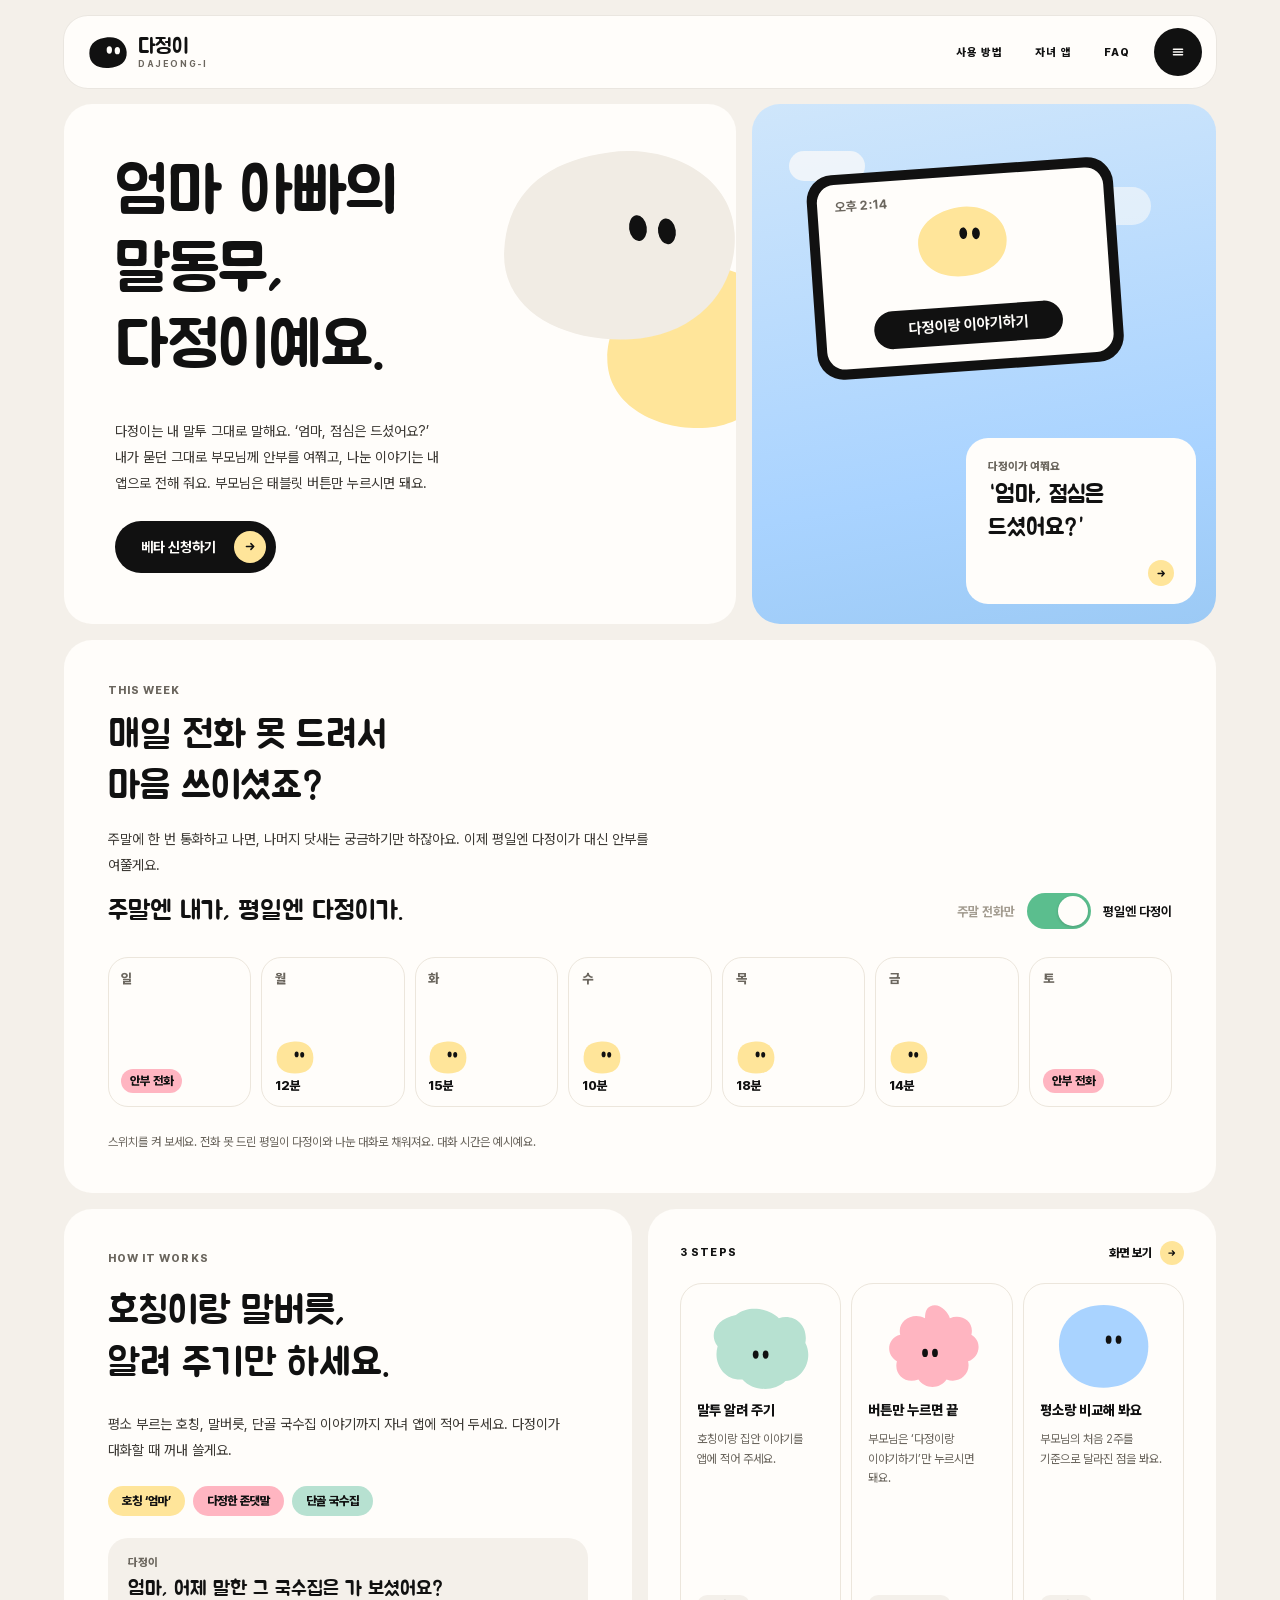
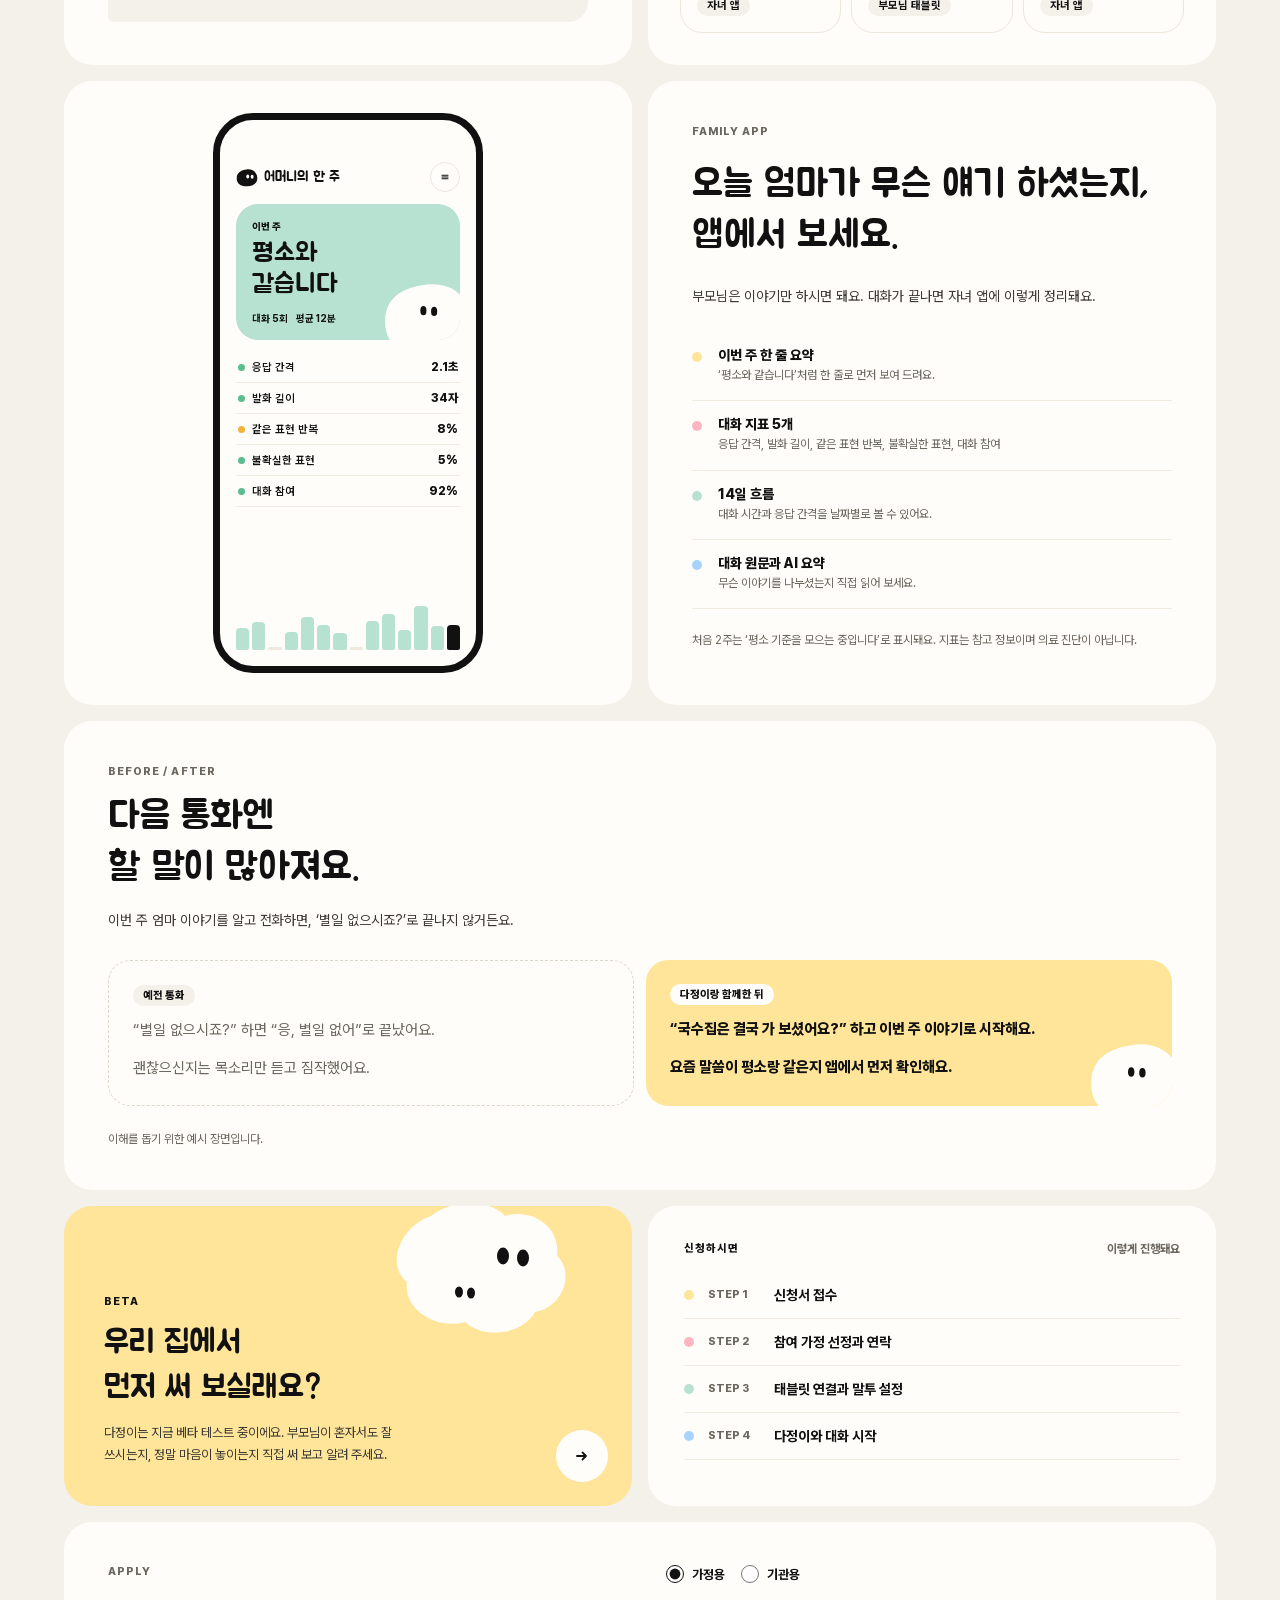
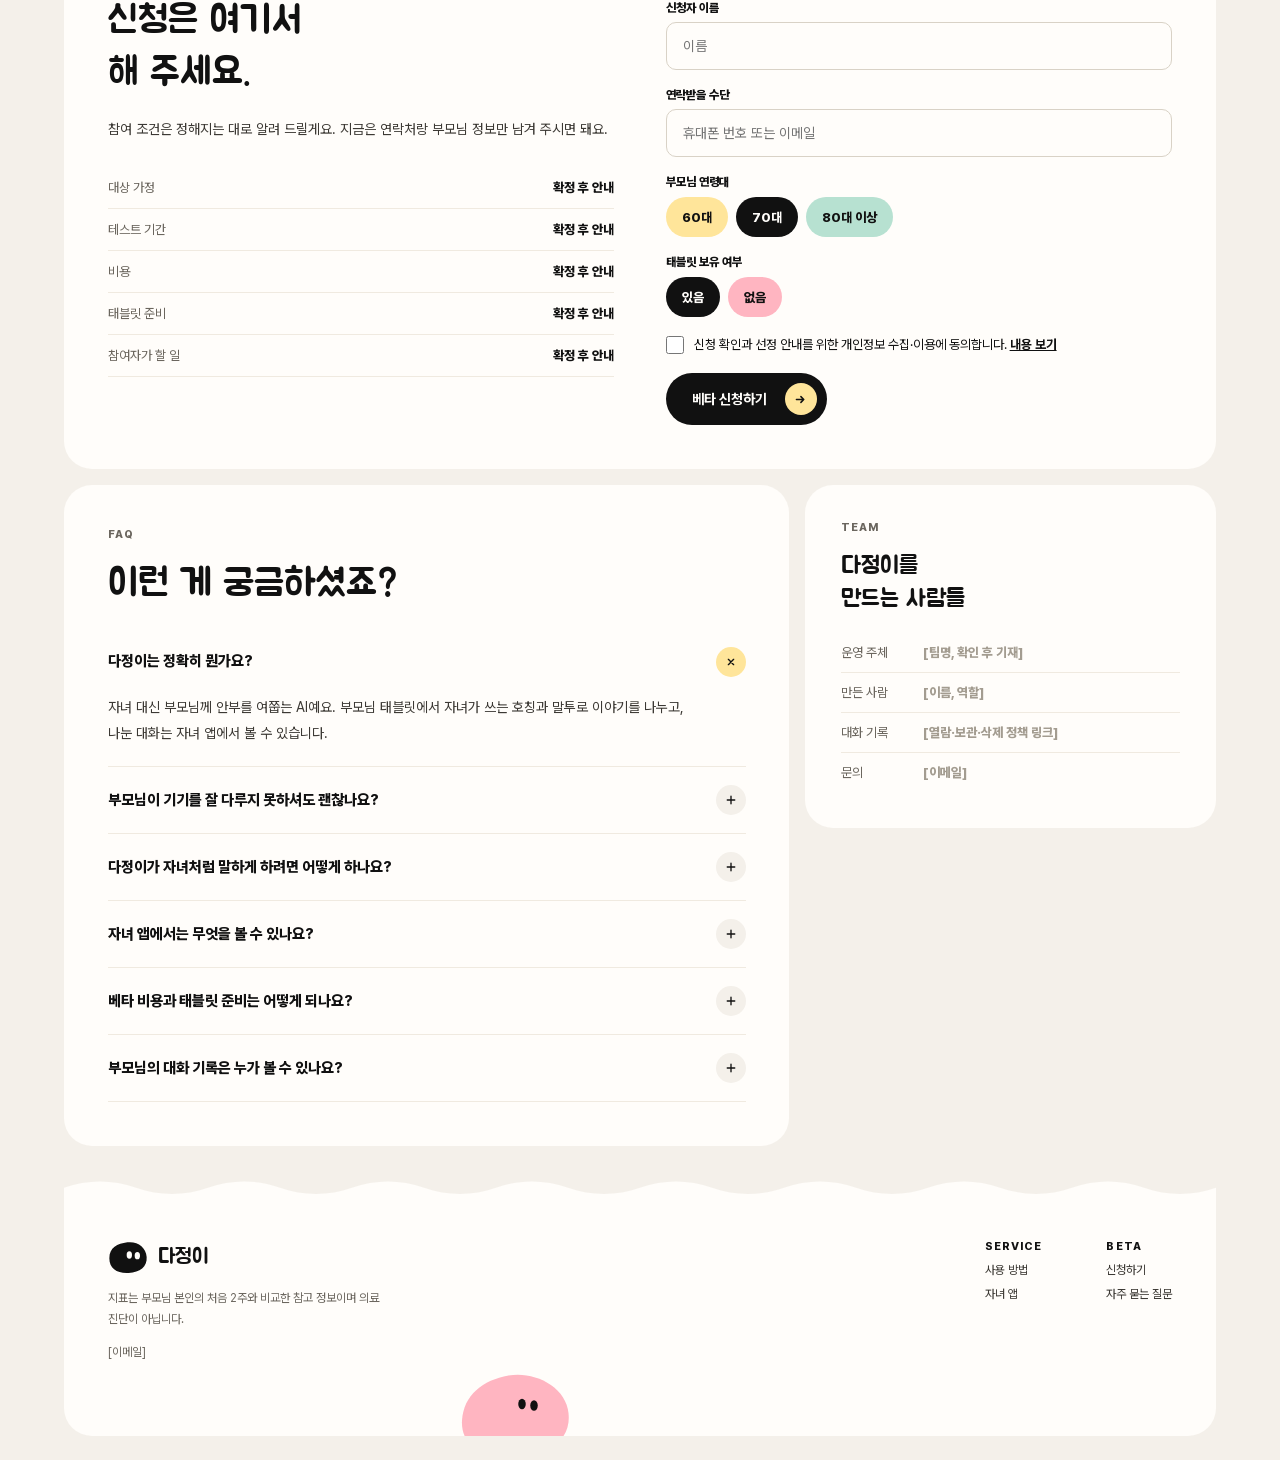
<file: web/index.html>
<!DOCTYPE html>
<html lang="ko">
<head>
<meta charset="utf-8">
<meta name="viewport" content="width=device-width, initial-scale=1">
<title>다정이 — 엄마 아빠의 말동무</title>
<link rel="stylesheet" href="./fonts/jua.css">
<style>
@font-face{font-family:'Pretendard Variable';src:url('./fonts/PretendardVariable.woff2') format('woff2-variations');font-weight:45 920;font-display:swap}
html{scroll-behavior:smooth}
body{margin:0;background:#F4F0EA;color:#111111;font-family:'Pretendard Variable',Pretendard,-apple-system,sans-serif;-webkit-font-smoothing:antialiased;word-break:keep-all}
a{color:#111111}
input,select,button{font-family:inherit}
:focus-visible{outline:2.5px solid #111111;outline-offset:3px}
.jua{font-family:'Jua','Pretendard Variable',sans-serif;font-weight:400}
.lbl{font-size:11px;font-weight:800;letter-spacing:.1em;text-transform:uppercase}
.pill{transition:transform .16s cubic-bezier(.16,1,.3,1)}
.pill:hover{transform:translateY(-2px)}
.pill:active{transform:translateY(1px)}
.pill:hover .arw{transform:translateX(2px)}
.arw{transition:transform .16s cubic-bezier(.16,1,.3,1)}
.lift{transition:transform .2s cubic-bezier(.16,1,.3,1)}
.lift:hover{transform:translateY(-4px)}
@keyframes blink{0%,92%,100%{transform:scaleY(1)}95%{transform:scaleY(.1)}}
.blink{animation:blink 5s infinite;transform-box:fill-box;transform-origin:center}
.blink2{animation:blink 6.2s 1.4s infinite;transform-box:fill-box;transform-origin:center}
@keyframes float{0%,100%{transform:translateY(0) rotate(0deg)}50%{transform:translateY(-8px) rotate(-1.5deg)}}
.float{animation:float 6s ease-in-out infinite}
.float2{animation:float 7s 1s ease-in-out infinite}
@media (max-width:640px){.navlink{display:none}.hero{padding-top:190px !important;min-height:0 !important}.hero-blob{top:-3% !important;right:-8% !important;width:60% !important}.sky{min-height:440px !important}}
@media (prefers-reduced-motion: reduce){*,*::before,*::after{animation:none !important;transition-duration:.01ms !important}}

[hidden]{display:none !important}
</style>
</head>
<body>
<div style="max-width:1200px;margin:0 auto;padding:16px clamp(12px,2vw,24px) 24px;display:flex;flex-direction:column;gap:16px;box-sizing:border-box">

<!-- HEADER -->
<header style="position:sticky;top:12px;z-index:10;background:#FFFDFA;border-radius:24px;height:72px;padding:0 14px 0 24px;display:flex;align-items:center;justify-content:space-between;gap:16px;box-shadow:0 0 0 1px rgba(17,17,17,.04)">
  <a href="#top" aria-label="다정이 처음으로" style="display:flex;align-items:center;gap:10px;text-decoration:none">
    <svg viewBox="0 0 120 100" width="40" height="34" aria-hidden="true"><path d="M58 6c30-4 56 14 58 44s-20 46-54 48S4 86 4 54 28 10 58 6z" fill="#111111"></path><g class="blink"><ellipse cx="64" cy="44" rx="8" ry="11" fill="#FFFDFA"></ellipse><ellipse cx="88" cy="46" rx="8" ry="11" fill="#FFFDFA"></ellipse></g></svg>
    <span style="display:flex;flex-direction:column;gap:1px"><span class="jua" style="font-size:21px;line-height:1">다정이</span><span style="font-size:9px;font-weight:700;letter-spacing:.18em;color:#6B665E">DAJEONG-I</span></span>
  </a>
  <nav style="display:flex;align-items:center;gap:4px">
    <a href="#how" class="lbl navlink" style="text-decoration:none;padding:12px 14px">사용 방법</a>
    <a href="#app" class="lbl navlink" style="text-decoration:none;padding:12px 14px">자녀 앱</a>
    <a href="#faq" class="lbl navlink" style="text-decoration:none;padding:12px 14px">FAQ</a>
    <a href="#apply" aria-label="베타 신청" style="width:48px;height:48px;border-radius:50%;background:#111111;display:flex;align-items:center;justify-content:center;margin-left:6px"><svg viewBox="0 0 20 20" width="18" height="18" aria-hidden="true"><path d="M5 7h10M5 10h10M5 13h10" stroke="#FFFDFA" stroke-width="1.8" stroke-linecap="round"></path></svg></a>
  </nav>
</header>

<!-- ROW: HERO + SKY -->
<div id="top" style="display:flex;flex-wrap:wrap;gap:16px">
  <section data-screen-label="히어로" class="hero" style="flex:1.45 1 520px;min-width:0;position:relative;background:#FFFDFA;border-radius:28px;padding:clamp(28px,4vw,52px);min-height:520px;box-sizing:border-box;overflow:hidden;display:flex;flex-direction:column;justify-content:space-between;gap:28px">
    <svg class="float hero-blob" viewBox="0 0 400 400" aria-hidden="true" style="position:absolute;right:-10%;top:4%;width:min(48%,360px);pointer-events:none">
      <path d="M262 176c56-8 114 30 116 90s-42 108-102 110-118-30-118-86 48-106 104-114z" fill="#FFE59A"></path>
      <path d="M160 34c74-10 152 28 156 100s-50 128-130 132S26 232 30 156 86 44 160 34z" fill="#F1ECE4"></path>
      <g class="blink"><ellipse cx="196" cy="128" rx="11" ry="16" fill="#111111" transform="rotate(-8 196 128)"></ellipse><ellipse cx="232" cy="132" rx="11" ry="16" fill="#111111" transform="rotate(-8 232 132)"></ellipse></g>
    </svg>
    <h1 class="jua" style="position:relative;margin:0;font-size:clamp(40px,5.2vw,64px);line-height:1.2;letter-spacing:-0.01em;max-width:9.5em">엄마 아빠의<br>말동무,<br>다정이예요.</h1>
    <div style="position:relative;display:flex;flex-direction:column;gap:24px">
      <p style="margin:0;font-size:14px;line-height:1.85;color:#3C3934;max-width:330px">다정이는 내 말투 그대로 말해요. ‘엄마, 점심은 드셨어요?’ 내가 묻던 그대로 부모님께 안부를 여쭤고, 나눈 이야기는 내 앱으로 전해 줘요. 부모님은 태블릿 버튼만 누르시면 돼요.</p>
      <a href="#apply" class="pill" style="align-self:flex-start;display:inline-flex;align-items:center;gap:18px;height:52px;padding:0 10px 0 26px;border-radius:999px;background:#111111;color:#FFFDFA;font-size:14px;font-weight:700;text-decoration:none">베타 신청하기<span class="arw" style="width:32px;height:32px;border-radius:50%;background:#FFE59A;display:inline-flex;align-items:center;justify-content:center"><svg viewBox="0 0 16 16" width="13" height="13" aria-hidden="true"><path d="M3 8h9M8.5 4.5 12 8l-3.5 3.5" stroke="#111111" stroke-width="1.9" fill="none" stroke-linecap="round" stroke-linejoin="round"></path></svg></span></a>
    </div>
  </section>

  <section data-screen-label="부모님 태블릿" class="sky" style="flex:1 1 360px;min-width:0;position:relative;border-radius:28px;min-height:520px;overflow:hidden;background:linear-gradient(170deg,#CFE6FB 0%,#A9D3FF 70%,#9CCAF5 100%)">
    <span class="float2" style="position:absolute;left:8%;top:9%;width:76px;height:30px;border-radius:999px;background:rgba(255,253,250,.7)"></span>
    <span class="float" style="position:absolute;right:14%;top:16%;width:110px;height:38px;border-radius:999px;background:rgba(255,253,250,.55)"></span>
    <div style="position:absolute;left:46%;top:12%;width:66%;transform:translateX(-50%) rotate(-4deg);background:#111111;border-radius:26px;padding:10px;box-sizing:border-box">
      <div style="aspect-ratio:1.55;background:#FFFDFA;border-radius:18px;position:relative;overflow:hidden">
        <span style="position:absolute;left:6%;top:8%;font-size:clamp(10px,1vw,13px);font-weight:700;color:#6B665E">오후 2:14</span>
        <svg viewBox="0 0 200 160" aria-hidden="true" style="position:absolute;left:50%;top:14%;width:34%;transform:translateX(-50%)"><path d="M96 10c46-4 92 22 94 66s-34 74-90 76S8 124 8 82 50 14 96 10z" fill="#FFE59A"></path><g class="blink2"><ellipse cx="102" cy="64" rx="8" ry="12" fill="#111111"></ellipse><ellipse cx="128" cy="66" rx="8" ry="12" fill="#111111"></ellipse></g></svg>
        <span style="position:absolute;left:50%;bottom:9%;transform:translateX(-50%);width:66%;padding:3.6% 0;border-radius:999px;background:#111111;color:#FFFDFA;text-align:center;font-size:clamp(11px,1.2vw,15px);font-weight:700">다정이랑 이야기하기</span>
      </div>
    </div>
    <a href="#how" class="lift" style="position:absolute;right:20px;bottom:20px;width:min(56%,230px);background:#FFFDFA;border-radius:22px;padding:22px 22px 18px;box-sizing:border-box;display:flex;flex-direction:column;gap:14px;text-decoration:none">
      <span style="font-size:11px;font-weight:800;color:#6B665E">다정이가 여쭤요</span><span class="jua" style="font-size:clamp(20px,2vw,24px);line-height:1.4;margin-top:-8px">“엄마, 점심은<br>드셨어요?”</span>
      <span style="align-self:flex-end;width:26px;height:26px;border-radius:50%;background:#FFE59A;display:inline-flex;align-items:center;justify-content:center"><svg viewBox="0 0 16 16" width="11" height="11" aria-hidden="true"><path d="M3 8h9M8.5 4.5 12 8l-3.5 3.5" stroke="#111111" stroke-width="2" fill="none" stroke-linecap="round" stroke-linejoin="round"></path></svg></span>
    </a>
  </section>
</div>

<!-- THIS WEEK -->
<section data-screen-label="일상의 빈틈" style="background:#FFFDFA;border-radius:28px;padding:clamp(24px,3.4vw,44px);display:flex;flex-direction:column;gap:28px">
  <div style="display:flex;flex-wrap:wrap;justify-content:space-between;align-items:flex-end;gap:20px 40px">
    <div style="display:flex;flex-direction:column;gap:14px;max-width:560px">
      <span class="lbl" style="color:#6B665E">This week</span>
      <h2 class="jua" style="margin:0;font-size:clamp(26px,3vw,38px);line-height:1.35">매일 전화 못 드려서<br>마음 쓰이셨죠?</h2>
      <p style="margin:0;font-size:14px;line-height:1.85;color:#3C3934">주말에 한 번 통화하고 나면, 나머지 닷새는 궁금하기만 하잖아요. 이제 평일엔 다정이가 대신 안부를 여쭐게요.</p>
      <span class="jua" style="font-size:clamp(20px,2.2vw,26px);line-height:1.4;color:#111111">주말엔 내가, 평일엔 다정이가.</span>
    </div>
    <div role="group" aria-label="한 주 보기 전환" style="display:inline-flex;align-items:center;gap:12px">
      <span id="lblOff" style="font-size:13px;font-weight:700;color:#A39C90;transition:color .25s ease">주말 전화만</span>
      <button id="djSwitch" type="button" aria-pressed="true" aria-label="다정이와 함께 보기" style="width:64px;height:36px;border:none;border-radius:999px;padding:3px;cursor:pointer;background:#5BBE8E;transition:background-color .25s ease;display:flex">
        <span id="djKnob" style="width:30px;height:30px;border-radius:50%;background:#FFFDFA;box-shadow:0 1px 3px rgba(17,17,17,.18);transform:translateX(28px);transition:transform .25s cubic-bezier(.65,0,.35,1)"></span>
      </button>
      <span id="lblOn" style="font-size:13px;font-weight:700;color:#111111;transition:color .25s ease">평일엔 다정이</span>
    </div>
  </div>
  <div style="display:grid;grid-template-columns:repeat(7,minmax(0,1fr));gap:clamp(4px,.8vw,10px)">
    <div data-slot="week" style="display:contents"></div>
  </div>
  <span style="font-size:12px;color:#6B665E">스위치를 켜 보세요. 전화 못 드린 평일이 다정이와 나눈 대화로 채워져요. 대화 시간은 예시예요.</span>
</section>

<!-- HOW -->
<section id="how" data-screen-label="작동 방식" style="scroll-margin-top:100px;display:grid;grid-template-columns:repeat(auto-fit,minmax(min(100%,360px),1fr));gap:16px">
  <div style="background:#FFFDFA;border-radius:28px;padding:clamp(24px,3.4vw,44px);display:flex;flex-direction:column;gap:22px">
    <span class="lbl" style="color:#6B665E">How it works</span>
    <h2 class="jua" style="margin:0;font-size:clamp(26px,3vw,38px);line-height:1.35">호칭이랑 말버릇,<br>알려 주기만 하세요.</h2>
    <p style="margin:0;font-size:14px;line-height:1.85;color:#3C3934">평소 부르는 호칭, 말버릇, 단골 국수집 이야기까지 자녀 앱에 적어 두세요. 다정이가 대화할 때 꺼내 쓸게요.</p>
    <div style="display:flex;flex-wrap:wrap;gap:8px">
      <span style="padding:8px 14px;border-radius:999px;background:#FFE59A;font-size:12px;font-weight:800">호칭 ‘엄마’</span>
      <span style="padding:8px 14px;border-radius:999px;background:#FFB5C1;font-size:12px;font-weight:800">다정한 존댓말</span>
      <span style="padding:8px 14px;border-radius:999px;background:#B7E1D1;font-size:12px;font-weight:800">단골 국수집</span>
    </div>
    <div style="margin-top:auto;background:#F4F0EA;border-radius:20px 20px 20px 6px;padding:18px 20px;display:flex;flex-direction:column;gap:6px">
      <span style="font-size:11px;font-weight:800;color:#6B665E">다정이</span>
      <span class="jua" style="font-size:20px;line-height:1.45">엄마, 어제 말한 그 국수집은 가 보셨어요?</span>
    </div>
  </div>
  <div style="background:#FFFDFA;border-radius:28px;padding:clamp(20px,2.6vw,32px);display:flex;flex-direction:column;gap:18px">
    <div style="display:flex;justify-content:space-between;align-items:center;gap:12px">
      <span class="lbl">3 steps</span>
      <a href="#app" style="display:inline-flex;align-items:center;gap:8px;font-size:12px;font-weight:800;text-decoration:none">화면 보기<span style="width:24px;height:24px;border-radius:50%;background:#FFE59A;display:inline-flex;align-items:center;justify-content:center"><svg viewBox="0 0 16 16" width="10" height="10" aria-hidden="true"><path d="M3 8h9M8.5 4.5 12 8l-3.5 3.5" stroke="#111111" stroke-width="2" fill="none" stroke-linecap="round" stroke-linejoin="round"></path></svg></span></a>
    </div>
    <div style="display:grid;grid-template-columns:repeat(auto-fit,minmax(min(100%,140px),1fr));gap:10px;flex:1">
      <div class="lift" style="border:1.5px solid #ECE6DC;border-radius:22px;padding:16px;display:flex;flex-direction:column;gap:10px">
        <svg viewBox="0 0 120 110" aria-hidden="true" style="width:78%;align-self:center"><path d="M30 18c18-14 42-6 52 4 18-6 36 8 32 30 10 18-2 44-24 46-14 14-40 12-52-2-22 2-36-20-30-40-12-16 0-34 22-38z" fill="#B7E1D1"></path><g class="blink"><ellipse cx="54" cy="66" rx="3.5" ry="5" fill="#111111"></ellipse><ellipse cx="66" cy="66" rx="3.5" ry="5" fill="#111111"></ellipse></g></svg>
        <span style="font-size:14px;font-weight:800;line-height:1.4">말투 알려 주기</span>
        <span style="font-size:12px;line-height:1.6;color:#6B665E">호칭이랑 집안 이야기를 앱에 적어 주세요.</span>
        <span style="margin-top:auto;align-self:flex-start;padding:4px 10px;border-radius:999px;background:#F4F0EA;font-size:11px;font-weight:700">자녀 앱</span>
      </div>
      <div class="lift" style="border:1.5px solid #ECE6DC;border-radius:22px;padding:16px;display:flex;flex-direction:column;gap:10px">
        <svg viewBox="0 0 120 110" aria-hidden="true" style="width:78%;align-self:center"><path d="M58 8c10-6 22 6 24 14 14-6 30 4 26 20 14 8 10 28-4 32 4 16-12 28-26 22-8 12-26 12-34 0-16 6-30-6-26-22-14-8-12-28 4-32-4-16 14-28 30-20 0-8 2-12 6-14z" fill="#FFB5C1"></path><g class="blink2"><ellipse cx="52" cy="64" rx="3.5" ry="5" fill="#111111"></ellipse><ellipse cx="64" cy="64" rx="3.5" ry="5" fill="#111111"></ellipse></g></svg>
        <span style="font-size:14px;font-weight:800;line-height:1.4">버튼만 누르면 끝</span>
        <span style="font-size:12px;line-height:1.6;color:#6B665E">부모님은 ‘다정이랑 이야기하기’만 누르시면 돼요.</span>
        <span style="margin-top:auto;align-self:flex-start;padding:4px 10px;border-radius:999px;background:#F4F0EA;font-size:11px;font-weight:700">부모님 태블릿</span>
      </div>
      <div class="lift" style="border:1.5px solid #ECE6DC;border-radius:22px;padding:16px;display:flex;flex-direction:column;gap:10px">
        <svg viewBox="0 0 120 110" aria-hidden="true" style="width:78%;align-self:center"><path d="M60 6c30 0 54 20 54 50s-22 50-54 50S6 84 6 54 30 6 60 6z" fill="#A9D3FF"></path><g class="blink"><ellipse cx="66" cy="48" rx="3.5" ry="5" fill="#111111"></ellipse><ellipse cx="78" cy="48" rx="3.5" ry="5" fill="#111111"></ellipse></g></svg>
        <span style="font-size:14px;font-weight:800;line-height:1.4">평소랑 비교해 봐요</span>
        <span style="font-size:12px;line-height:1.6;color:#6B665E">부모님의 처음 2주를 기준으로 달라진 점을 봐요.</span>
        <span style="margin-top:auto;align-self:flex-start;padding:4px 10px;border-radius:999px;background:#F4F0EA;font-size:11px;font-weight:700">자녀 앱</span>
      </div>
    </div>
  </div>
</section>

<!-- APP -->
<section id="app" data-screen-label="자녀 앱" style="scroll-margin-top:100px;display:grid;grid-template-columns:repeat(auto-fit,minmax(min(100%,340px),1fr));gap:16px;align-items:stretch">
  <div style="background:#FFFDFA;border-radius:28px;padding:32px 0;display:flex;justify-content:center;align-items:center">
    <div style="width:270px;max-width:84%;height:560px;border:7px solid #111111;border-radius:40px;background:#FFFDFA;padding:42px 16px 16px;box-sizing:border-box;display:flex;flex-direction:column;gap:12px;overflow:hidden">
      <div style="display:flex;justify-content:space-between;align-items:center">
        <span style="display:flex;align-items:center;gap:6px"><svg viewBox="0 0 120 100" width="22" height="19" aria-hidden="true"><path d="M58 6c30-4 56 14 58 44s-20 46-54 48S4 86 4 54 28 10 58 6z" fill="#111111"></path><ellipse cx="64" cy="44" rx="8" ry="11" fill="#FFFDFA"></ellipse><ellipse cx="88" cy="46" rx="8" ry="11" fill="#FFFDFA"></ellipse></svg><span class="jua" style="font-size:14px">어머니의 한 주</span></span>
        <span style="width:28px;height:28px;border-radius:50%;border:1.5px solid #ECE6DC;display:flex;align-items:center;justify-content:center"><svg viewBox="0 0 20 20" width="12" height="12" aria-hidden="true"><path d="M5 7h10M5 10h10M5 13h10" stroke="#111111" stroke-width="1.8" stroke-linecap="round"></path></svg></span>
      </div>
      <div style="position:relative;background:#B7E1D1;border-radius:22px;padding:16px;min-height:136px;box-sizing:border-box;overflow:hidden;display:flex;flex-direction:column;gap:6px">
        <span style="font-size:10px;font-weight:800">이번 주</span>
        <span class="jua" style="font-size:26px;line-height:1.2">평소와<br>같습니다</span>
        <span style="display:flex;gap:8px;font-size:10px;font-weight:700;margin-top:auto"><span>대화 5회</span><span>평균 12분</span></span>
        <svg viewBox="0 0 120 100" aria-hidden="true" style="position:absolute;right:-14px;bottom:-16px;width:92px"><path d="M58 6c30-4 56 14 58 44s-20 46-54 48S4 86 4 54 28 10 58 6z" fill="#FFFDFA"></path><g class="blink2"><ellipse cx="54" cy="40" rx="4" ry="6" fill="#111111"></ellipse><ellipse cx="68" cy="41" rx="4" ry="6" fill="#111111"></ellipse></g></svg>
      </div>
      <div style="display:flex;flex-direction:column">
        <div data-slot="metrics" style="display:contents"></div>
      </div>
      <div style="display:flex;align-items:flex-end;gap:3px;height:44px;margin-top:auto"><div data-slot="bars" style="display:contents"></div></div>
    </div>
  </div>
  <div style="background:#FFFDFA;border-radius:28px;padding:clamp(24px,3.4vw,44px);display:flex;flex-direction:column;gap:22px">
    <span class="lbl" style="color:#6B665E">Family app</span>
    <h2 class="jua" style="margin:0;font-size:clamp(26px,3vw,38px);line-height:1.35">오늘 엄마가 무슨 얘기 하셨는지,<br>앱에서 보세요.</h2>
    <p style="margin:0;font-size:14px;line-height:1.85;color:#3C3934">부모님은 이야기만 하시면 돼요. 대화가 끝나면 자녀 앱에 이렇게 정리돼요.</p>
    <div style="display:flex;flex-direction:column">
      <div data-slot="guardianFlow" style="display:contents"></div>
    </div>
    <span style="font-size:12px;line-height:1.6;color:#6B665E">처음 2주는 ‘평소 기준을 모으는 중입니다’로 표시돼요. 지표는 참고 정보이며 의료 진단이 아닙니다.</span>
  </div>
</section>

<!-- BEFORE AFTER -->
<section data-screen-label="이용 전후" style="background:#FFFDFA;border-radius:28px;padding:clamp(24px,3.4vw,44px);display:flex;flex-direction:column;gap:26px">
  <div style="display:flex;flex-direction:column;gap:14px;max-width:560px">
    <span class="lbl" style="color:#6B665E">Before / After</span>
    <h2 class="jua" style="margin:0;font-size:clamp(26px,3vw,38px);line-height:1.35">다음 통화엔<br>할 말이 많아져요.</h2>
    <p style="margin:0;font-size:14px;line-height:1.85;color:#3C3934">이번 주 엄마 이야기를 알고 전화하면, ‘별일 없으시죠?’로 끝나지 않거든요.</p>
  </div>
  <div style="display:grid;grid-template-columns:repeat(auto-fit,minmax(min(100%,300px),1fr));gap:12px">
    <div style="border:1.5px dashed #DCD5C9;border-radius:22px;padding:24px;display:flex;flex-direction:column;gap:12px">
      <span style="align-self:flex-start;padding:4px 10px;border-radius:999px;background:#F4F0EA;font-size:11px;font-weight:800">예전 통화</span>
      <span style="font-size:15px;line-height:1.7;color:#6B665E">“별일 없으시죠?” 하면 “응, 별일 없어”로 끝났어요.</span>
      <span style="font-size:15px;line-height:1.7;color:#6B665E">괜찮으신지는 목소리만 듣고 짐작했어요.</span>
    </div>
    <div style="position:relative;background:#FFE59A;border-radius:22px;padding:24px;display:flex;flex-direction:column;gap:12px;overflow:hidden">
      <span style="align-self:flex-start;padding:4px 10px;border-radius:999px;background:#FFFDFA;font-size:11px;font-weight:800">다정이랑 함께한 뒤</span>
      <span style="font-size:15px;line-height:1.7;font-weight:800;max-width:80%">“국수집은 결국 가 보셨어요?” 하고 이번 주 이야기로 시작해요.</span>
      <span style="font-size:15px;line-height:1.7;font-weight:800;max-width:80%">요즘 말씀이 평소랑 같은지 앱에서 먼저 확인해요.</span>
      <svg viewBox="0 0 120 100" aria-hidden="true" style="position:absolute;right:-12px;bottom:-14px;width:96px"><path d="M58 6c30-4 56 14 58 44s-20 46-54 48S4 86 4 54 28 10 58 6z" fill="#FFFDFA"></path><g class="blink"><ellipse cx="54" cy="40" rx="4" ry="6" fill="#111111"></ellipse><ellipse cx="68" cy="41" rx="4" ry="6" fill="#111111"></ellipse></g></svg>
    </div>
  </div>
  <span style="font-size:12px;color:#6B665E">이해를 돕기 위한 예시 장면입니다.</span>
</section>

<!-- RECRUIT + PROCESS -->
<div style="display:grid;grid-template-columns:repeat(auto-fit,minmax(min(100%,340px),1fr));gap:16px">
  <a href="#apply" data-screen-label="참여 가정 모집" class="lift" style="position:relative;background:#FFE59A;border-radius:28px;padding:clamp(24px,3.4vw,40px);min-height:300px;box-sizing:border-box;display:flex;flex-direction:column;justify-content:flex-end;gap:12px;text-decoration:none;overflow:hidden">
    <svg class="float" viewBox="0 0 200 160" aria-hidden="true" style="position:absolute;right:10%;top:-4%;width:min(46%,200px)"><path d="M56 22c22-18 60-16 74 0 26-8 56 10 52 40 18 16 6 52-22 56-12 22-50 28-70 10-28 8-62-12-58-40-22-18-6-56 24-66z" fill="#FFFDFA"></path><g class="blink2"><ellipse cx="128" cy="62" rx="6" ry="8.5" fill="#111111"></ellipse><ellipse cx="148" cy="64" rx="6" ry="8.5" fill="#111111"></ellipse><ellipse cx="84" cy="98" rx="4" ry="5.5" fill="#111111"></ellipse><ellipse cx="96" cy="99" rx="4" ry="5.5" fill="#111111"></ellipse></g></svg>
    <span class="lbl">Beta</span>
    <span class="jua" style="font-size:clamp(24px,2.6vw,32px);line-height:1.4">우리 집에서<br>먼저 써 보실래요?</span>
    <span style="font-size:13px;line-height:1.7;color:#3C3934;max-width:300px">다정이는 지금 베타 테스트 중이에요. 부모님이 혼자서도 잘 쓰시는지, 정말 마음이 놓이는지 직접 써 보고 알려 주세요.</span>
    <span style="position:absolute;right:24px;bottom:24px;width:52px;height:52px;border-radius:50%;background:#FFFDFA;display:flex;align-items:center;justify-content:center"><svg viewBox="0 0 16 16" width="16" height="16" aria-hidden="true"><path d="M3 8h9M8.5 4.5 12 8l-3.5 3.5" stroke="#111111" stroke-width="1.8" fill="none" stroke-linecap="round" stroke-linejoin="round"></path></svg></span>
  </a>
  <section data-screen-label="진행 과정" style="background:#FFFDFA;border-radius:28px;padding:clamp(24px,3vw,36px);display:flex;flex-direction:column;gap:16px">
    <div style="display:flex;justify-content:space-between;align-items:center"><span class="lbl">신청하시면</span><span style="font-size:12px;font-weight:700;color:#6B665E">이렇게 진행돼요</span></div>
    <ol style="list-style:none;margin:0;padding:0;display:flex;flex-direction:column">
      <div data-slot="steps" style="display:contents"></div>
    </ol>
  </section>
</div>

<!-- APPLY -->
<section id="apply" data-screen-label="베타 신청" style="scroll-margin-top:100px;background:#FFFDFA;border-radius:28px;padding:clamp(24px,3.4vw,48px);display:grid;grid-template-columns:repeat(auto-fit,minmax(min(100%,340px),1fr));gap:clamp(28px,4vw,64px);align-items:start">
  <div style="display:flex;flex-direction:column;gap:18px">
    <span class="lbl" style="color:#6B665E">Apply</span>
    <h2 class="jua" style="margin:0;font-size:clamp(26px,3vw,38px);line-height:1.35">신청은 여기서<br>해 주세요.</h2>
    <p style="margin:0;font-size:14px;line-height:1.85;color:#3C3934">참여 조건은 정해지는 대로 알려 드릴게요. 지금은 연락처랑 부모님 정보만 남겨 주시면 돼요.</p>
    <div style="display:flex;flex-direction:column;margin-top:6px">
      <div data-slot="conditions" style="display:contents"></div>
    </div>
  </div>
  <div style="display:flex;flex-direction:column;gap:18px">
    <form id="applyForm" novalidate style="display:flex;flex-direction:column;gap:18px">
      <div role="radiogroup" aria-label="신청 유형" style="display:flex;gap:16px">
        <label style="display:flex;align-items:center;gap:8px;font-size:13px;font-weight:700;cursor:pointer"><input type="radio" name="type" value="home" checked style="width:18px;height:18px;margin:0;accent-color:#111111">가정용</label>
        <label style="display:flex;align-items:center;gap:8px;font-size:13px;font-weight:700;cursor:pointer"><input type="radio" name="type" value="org" style="width:18px;height:18px;margin:0;accent-color:#111111">기관용</label>
      </div>
      <label data-show="org" hidden style="display:flex;flex-direction:column;gap:7px"><span style="font-size:12px;font-weight:800">기관명</span><input name="org" placeholder="기관 이름" style="height:48px;border:1.5px solid #D9D2C6;border-radius:10px;padding:0 16px;font-size:14px;background:#FFFDFA;color:#111111;outline:none;box-sizing:border-box"></label>
      <label style="display:flex;flex-direction:column;gap:7px">
        <span id="nameLabel" style="font-size:12px;font-weight:800">신청자 이름</span>
        <input id="nameInput" name="name" placeholder="이름" style="height:48px;border:1.5px solid #D9D2C6;border-radius:10px;padding:0 16px;font-size:14px;background:#FFFDFA;color:#111111;outline:none;box-sizing:border-box;transition:border-color .2s ease">
        <span id="nameError" hidden style="font-size:12px;font-weight:700;color:#C2414F">이름을 입력해 주세요.</span>
      </label>
      <label style="display:flex;flex-direction:column;gap:7px">
        <span style="font-size:12px;font-weight:800">연락받을 수단</span>
        <input name="contact" placeholder="휴대폰 번호 또는 이메일" style="height:48px;border:1.5px solid #D9D2C6;border-radius:10px;padding:0 16px;font-size:14px;background:#FFFDFA;color:#111111;outline:none;box-sizing:border-box">
      </label>
      <div data-show="home" style="display:flex;flex-direction:column;gap:8px">
        <span style="font-size:12px;font-weight:800">부모님 연령대</span>
        <div data-chips="age" data-options="60대,70대,80대 이상" data-value="70대" style="display:flex;flex-wrap:wrap;gap:8px"></div>
      </div>
      <div data-show="home" style="display:flex;flex-direction:column;gap:8px">
        <span style="font-size:12px;font-weight:800">태블릿 보유 여부</span>
        <div data-chips="tablet" data-options="있음,없음" data-value="있음" style="display:flex;flex-wrap:wrap;gap:8px"></div>
      </div>
      <label data-show="org" hidden style="display:flex;flex-direction:column;gap:7px"><span style="font-size:12px;font-weight:800">검토 중인 이용 규모</span>
        <select name="scale" style="height:48px;border:1.5px solid #D9D2C6;border-radius:10px;padding:0 14px;font-size:14px;background:#FFFDFA;color:#111111"><option>10가정 이하</option><option>11~50가정</option><option>51가정 이상</option></select></label>
      <label style="display:flex;align-items:flex-start;gap:10px;font-size:13px;line-height:1.55;cursor:pointer"><input type="checkbox" name="agree" style="width:18px;height:18px;margin:1px 0 0;accent-color:#111111;flex:none"><span>신청 확인과 선정 안내를 위한 개인정보 수집·이용에 동의합니다. <a href="/privacy.html" target="_blank" rel="noopener" style="font-weight:700">내용 보기</a></span></label>
      <button class="pill" type="submit" style="align-self:flex-start;display:inline-flex;align-items:center;gap:18px;height:52px;padding:0 10px 0 26px;border:none;border-radius:999px;background:#111111;color:#FFFDFA;font-size:14px;font-weight:700;cursor:pointer">베타 신청하기<span class="arw" style="width:32px;height:32px;border-radius:50%;background:#FFE59A;display:inline-flex;align-items:center;justify-content:center"><svg viewBox="0 0 16 16" width="13" height="13" aria-hidden="true"><path d="M3 8h9M8.5 4.5 12 8l-3.5 3.5" stroke="#111111" stroke-width="1.9" fill="none" stroke-linecap="round" stroke-linejoin="round"></path></svg></span></button>
    </form>
    <div id="applyDone" hidden style="display:flex;flex-direction:column;align-items:flex-start;gap:16px;padding:8px 0">
      <svg viewBox="0 0 120 100" width="96" aria-hidden="true"><path d="M58 6c30-4 56 14 58 44s-20 46-54 48S4 86 4 54 28 10 58 6z" fill="#B7E1D1"></path><path d="M46 44q6-8 12 0M66 45q6-8 12 0" stroke="#111111" stroke-width="4" fill="none" stroke-linecap="round"></path></svg>
      <span class="jua" style="font-size:26px">신청해 주셔서 고마워요!</span>
      <span style="font-size:14px;line-height:1.8;color:#3C3934">아직 참여가 확정된 건 아니에요. 신청서를 살펴본 뒤, 결과를 남겨 주신 연락처로 알려 드릴게요.</span>
      <button id="applyReset" class="pill" type="button" style="height:46px;padding:0 22px;border-radius:999px;border:1.5px solid #111111;background:transparent;color:#111111;font-size:13px;font-weight:800;cursor:pointer">처음으로</button>
    </div>
  </div>
</section>

<!-- FAQ + TEAM -->
<div style="display:flex;flex-wrap:wrap;gap:16px;align-items:flex-start">
  <section id="faq" data-screen-label="자주 묻는 질문" style="scroll-margin-top:100px;flex:2 1 560px;min-width:0;background:#FFFDFA;border-radius:28px;padding:clamp(24px,3.4vw,44px);display:flex;flex-direction:column;gap:18px">
    <span class="lbl" style="color:#6B665E">FAQ</span>
    <h2 class="jua" style="margin:0;font-size:clamp(26px,3vw,38px);line-height:1.35">이런 게 궁금하셨죠?</h2>
    <div style="display:flex;flex-direction:column">
      <div data-slot="faqs" style="display:contents"></div>
    </div>
  </section>
  <section data-screen-label="만든 사람들" style="flex:1 1 300px;min-width:0;background:#FFFDFA;border-radius:28px;padding:clamp(24px,3vw,36px);display:flex;flex-direction:column;gap:16px">
    <span class="lbl" style="color:#6B665E">Team</span>
    <span class="jua" style="font-size:24px;line-height:1.4">다정이를<br>만드는 사람들</span>
    <div style="display:flex;flex-direction:column">
      <div style="display:grid;grid-template-columns:72px minmax(0,1fr);gap:10px;padding:12px 0;border-bottom:1px solid #F0EAE0;font-size:13px"><span style="color:#6B665E">운영 주체</span><span style="font-weight:800;color:#A39C90">[팀명, 확인 후 기재]</span></div>
      <div style="display:grid;grid-template-columns:72px minmax(0,1fr);gap:10px;padding:12px 0;border-bottom:1px solid #F0EAE0;font-size:13px"><span style="color:#6B665E">만든 사람</span><span style="font-weight:800;color:#A39C90">[이름, 역할]</span></div>
      <div style="display:grid;grid-template-columns:72px minmax(0,1fr);gap:10px;padding:12px 0;border-bottom:1px solid #F0EAE0;font-size:13px"><span style="color:#6B665E">대화 기록</span><span style="font-weight:800;color:#A39C90">[열람·보관·삭제 정책 링크]</span></div>
      <div style="display:grid;grid-template-columns:72px minmax(0,1fr);gap:10px;padding:12px 0;font-size:13px"><span style="color:#6B665E">문의</span><span style="font-weight:800;color:#A39C90">[이메일]</span></div>
    </div>
  </section>
</div>

<!-- FOOTER -->
<footer style="position:relative;margin-top:14px">
  <svg viewBox="0 0 1200 24" preserveAspectRatio="none" aria-hidden="true" style="display:block;width:100%;height:20px"><path d="M0 24V14C25 4 50 4 75 14S125 24 150 14 200 4 225 14 275 24 300 14 350 4 375 14 425 24 450 14 500 4 525 14 575 24 600 14 650 4 675 14 725 24 750 14 800 4 825 14 875 24 900 14 950 4 975 14 1025 24 1050 14 1100 4 1125 14 1175 24 1200 14V24Z" fill="#FFFDFA"></path></svg>
  <div style="position:relative;background:#FFFDFA;border-radius:0 0 28px 28px;padding:clamp(24px,3.4vw,44px);display:flex;flex-wrap:wrap;justify-content:space-between;gap:32px 48px;overflow:hidden;min-height:240px;box-sizing:border-box">
    <div style="display:flex;flex-direction:column;gap:14px">
      <span style="display:flex;align-items:center;gap:10px"><svg viewBox="0 0 120 100" width="40" height="34" aria-hidden="true"><path d="M58 6c30-4 56 14 58 44s-20 46-54 48S4 86 4 54 28 10 58 6z" fill="#111111"></path><ellipse cx="64" cy="44" rx="8" ry="11" fill="#FFFDFA"></ellipse><ellipse cx="88" cy="46" rx="8" ry="11" fill="#FFFDFA"></ellipse></svg><span class="jua" style="font-size:21px">다정이</span></span>
      <span style="font-size:12px;line-height:1.8;color:#6B665E;max-width:280px">지표는 부모님 본인의 처음 2주와 비교한 참고 정보이며 의료 진단이 아닙니다.</span>
      <span style="font-size:12px;color:#6B665E">[이메일]</span>
    </div>
    <div style="display:flex;gap:clamp(28px,5vw,64px);flex-wrap:wrap">
      <div style="display:flex;flex-direction:column;gap:10px"><span class="lbl">Service</span><a href="#how" style="font-size:12px;color:#3C3934;text-decoration:none">사용 방법</a><a href="#app" style="font-size:12px;color:#3C3934;text-decoration:none">자녀 앱</a></div>
      <div style="display:flex;flex-direction:column;gap:10px"><span class="lbl">Beta</span><a href="#apply" style="font-size:12px;color:#3C3934;text-decoration:none">신청하기</a><a href="#faq" style="font-size:12px;color:#3C3934;text-decoration:none">자주 묻는 질문</a></div>
    </div>
    <svg class="float2" viewBox="0 0 160 120" aria-hidden="true" style="position:absolute;left:clamp(180px,34%,420px);bottom:-22px;width:120px"><path d="M70 10c34-6 76 14 80 50s-26 56-70 58S6 104 8 70 36 16 70 10z" fill="#FFB5C1"></path><g class="blink"><ellipse cx="88" cy="48" rx="5" ry="7" fill="#111111"></ellipse><ellipse cx="104" cy="50" rx="5" ry="7" fill="#111111"></ellipse></g></svg>
  </div>
</footer>
</div>

<script>
(() => {
  // ---------- data (copy & example values: keep verbatim) ----------
  const PASTEL = ['#FFE59A', '#FFB5C1', '#B7E1D1', '#A9D3FF'];
  const DOT = { normal: '#5BBE8E', watch: '#F2B33D' };
  const DATA = {
    week: ['일', '월', '화', '수', '목', '금', '토'],
    weekMins: [0, 12, 15, 10, 18, 14, 0],
    metrics: [
      ['응답 간격', '2.1', '초', 'normal'], ['발화 길이', '34', '자', 'normal'], ['같은 표현 반복', '8', '%', 'watch'],
      ['불확실한 표현', '5', '%', 'normal'], ['대화 참여', '92', '%', 'normal'],
    ],
    bars: [12, 15, 0, 10, 18, 14, 9, 0, 16, 20, 11, 24, 13, 14],
    guardianFlow: [
      ['이번 주 한 줄 요약', '‘평소와 같습니다’처럼 한 줄로 먼저 보여 드려요.'],
      ['대화 지표 5개', '응답 간격, 발화 길이, 같은 표현 반복, 불확실한 표현, 대화 참여'],
      ['14일 흐름', '대화 시간과 응답 간격을 날짜별로 볼 수 있어요.'],
      ['대화 원문과 AI 요약', '무슨 이야기를 나누셨는지 직접 읽어 보세요.'],
    ],
    steps: ['신청서 접수', '참여 가정 선정과 연락', '태블릿 연결과 말투 설정', '다정이와 대화 시작'],
    conditions: ['대상 가정', '테스트 기간', '비용', '태블릿 준비', '참여자가 할 일'],
    faqs: [
      ['다정이는 정확히 뭔가요?', '자녀 대신 부모님께 안부를 여쭙는 AI예요. 부모님 태블릿에서 자녀가 쓰는 호칭과 말투로 이야기를 나누고, 나눈 대화는 자녀 앱에서 볼 수 있습니다.'],
      ['부모님이 기기를 잘 다루지 못하셔도 괜찮나요?', '처음 한 번만 가족 코드로 태블릿을 연결하면 됩니다. 그다음부터 부모님은 화면의 ‘다정이랑 이야기하기’ 버튼만 누르시면 돼요.'],
      ['다정이가 자녀처럼 말하게 하려면 어떻게 하나요?', '자녀 앱에 부모님을 부르는 호칭, 평소 말투, 자주 쓰는 표현, 가족 이야기를 적어 두시면 다정이가 대화에 그대로 반영합니다.'],
      ['자녀 앱에서는 무엇을 볼 수 있나요?', '이번 주 한 줄 요약, 대화 지표 5개, 대화 원문과 AI 요약을 볼 수 있어요. 지표는 부모님의 처음 2주와 비교한 참고 정보이며 의료 진단이 아닙니다.'],
      ['베타 비용과 태블릿 준비는 어떻게 되나요?', '[확정된 비용, 제공 범위, 참여 조건을 기재합니다.]'],
      ['부모님의 대화 기록은 누가 볼 수 있나요?', '[실제 열람 권한, 보관 기간, 삭제 방법을 기재합니다.]'],
    ],
  };

  const EASE_OUT = 'cubic-bezier(.16,1,.3,1)';
  const EASE_INOUT = 'cubic-bezier(.65,0,.35,1)';
  const $ = (s, r = document) => r.querySelector(s);
  const $$ = (s, r = document) => [...r.querySelectorAll(s)];
  const slot = (name, html) => { $(`[data-slot="${name}"]`).outerHTML = html; };
  const esc = (t) => String(t).replace(/[&<>"]/g, (c) => ({ '&': '&amp;', '<': '&lt;', '>': '&gt;', '"': '&quot;' }[c]));

  // ---------- THIS WEEK ----------
  slot('week', DATA.week.map((d, i) => {
    const call = i === 0 || i === 6;
    const bottom = call
      ? '<span style="padding:5px 9px;border-radius:999px;background:#FFB5C1;font-size:clamp(10px,1vw,12px);font-weight:800;white-space:nowrap">안부 전화</span>'
      : `<div data-dj="${i}" style="display:flex;flex-direction:column;gap:4px;opacity:1;transform:none;transform-origin:0 100%;transition:opacity .45s ${EASE_OUT} ${i * 70}ms,transform .45s ${EASE_OUT} ${i * 70}ms">
            <svg viewBox="0 0 100 86" aria-hidden="true" style="width:clamp(26px,3.2vw,40px)"><path d="M48 4c26-2 48 12 48 40s-18 40-46 40S2 70 4 42 22 6 48 4z" fill="#FFE59A"></path><ellipse cx="54" cy="36" rx="5" ry="7" fill="#111111"></ellipse><ellipse cx="68" cy="37" rx="5" ry="7" fill="#111111"></ellipse></svg>
            <span style="font-size:clamp(10px,1vw,13px);font-weight:800">${DATA.weekMins[i]}분</span>
          </div>`;
    return `<div style="min-height:clamp(104px,12vw,150px);border-radius:clamp(14px,1.8vw,20px);border:1.5px solid #ECE6DC;background:#FFFDFA;padding:clamp(8px,1vw,14px);box-sizing:border-box;display:flex;flex-direction:column;justify-content:space-between;align-items:flex-start;overflow:hidden">
        <span style="font-size:13px;font-weight:800;color:#6B665E">${d}</span>${bottom}</div>`;
  }).join(''));

  let withDj = true;
  const sw = $('#djSwitch');
  sw.addEventListener('click', () => {
    withDj = !withDj;
    sw.setAttribute('aria-pressed', String(withDj));
    sw.style.background = withDj ? '#5BBE8E' : '#D9D2C6';
    $('#djKnob').style.transform = withDj ? 'translateX(28px)' : 'none';
    $('#lblOff').style.color = withDj ? '#A39C90' : '#111111';
    $('#lblOn').style.color = withDj ? '#111111' : '#A39C90';
    $$('[data-dj]').forEach((el) => {
      const i = +el.dataset.dj;
      const delay = withDj ? `${i * 70}ms` : '0ms';
      el.style.transition = `opacity .45s ${EASE_OUT} ${delay},transform .45s ${EASE_OUT} ${delay}`;
      el.style.opacity = withDj ? '1' : '0';
      el.style.transform = withDj ? 'none' : 'translateY(10px) scale(.5)';
    });
  });

  // ---------- FAMILY APP mock ----------
  slot('metrics', DATA.metrics.map(([n, v, u, k]) => `<div style="display:flex;justify-content:space-between;align-items:center;padding:8px 2px;border-bottom:1px solid #F0EAE0">
            <span style="display:flex;align-items:center;gap:7px;font-size:11px;font-weight:600"><i style="width:7px;height:7px;border-radius:50%;background:${DOT[k]}"></i>${n}</span>
            <span style="font-size:12px;font-weight:800">${v}${u}</span></div>`).join(''));
  slot('bars', DATA.bars.map((m, i) => `<i style="flex:1;height:${m ? Math.round(m / 24 * 100) : 8}%;background:${m ? (i === 13 ? '#111111' : '#B7E1D1') : '#EEE8DE'};border-radius:4px 4px 2px 2px"></i>`).join(''));
  slot('guardianFlow', DATA.guardianFlow.map(([t, d], i) => `<div style="display:grid;grid-template-columns:14px minmax(0,1fr);gap:12px;padding:15px 0;border-bottom:1px solid #F0EAE0">
          <i style="width:10px;height:10px;border-radius:50%;background:${PASTEL[i]};margin-top:5px"></i>
          <div style="display:flex;flex-direction:column;gap:3px"><span style="font-size:14px;font-weight:800">${t}</span><span style="font-size:12px;line-height:1.6;color:#6B665E">${d}</span></div></div>`).join(''));

  // ---------- PROCESS / CONDITIONS ----------
  slot('steps', DATA.steps.map((t, i) => `<li style="display:grid;grid-template-columns:14px 56px minmax(0,1fr);align-items:center;gap:10px;padding:15px 0;border-bottom:1px solid #F0EAE0">
          <i style="width:10px;height:10px;border-radius:50%;background:${PASTEL[i]}"></i>
          <span style="font-size:11px;font-weight:800;color:#6B665E">STEP ${i + 1}</span>
          <span style="font-size:14px;font-weight:700">${t}</span></li>`).join(''));
  slot('conditions', DATA.conditions.map((k) => `<div style="display:flex;justify-content:space-between;gap:16px;padding:13px 0;border-bottom:1px solid #F0EAE0;font-size:13px"><span style="color:#6B665E">${k}</span><span style="font-weight:800">확정 후 안내</span></div>`).join(''));

  // ---------- FAQ (accordion, one open at a time) ----------
  slot('faqs', DATA.faqs.map(([q, a], i) => `<div style="border-bottom:1px solid #F0EAE0">
          <button type="button" data-faq="${i}" aria-expanded="false" style="width:100%;display:flex;justify-content:space-between;align-items:center;gap:16px;padding:18px 0;background:none;border:none;text-align:left;cursor:pointer;color:#111111">
            <span style="font-size:15px;font-weight:800;line-height:1.5">${q}</span>
            <span data-icon style="flex:none;width:30px;height:30px;border-radius:50%;background:#F4F0EA;display:flex;align-items:center;justify-content:center;transform:none;transition:transform .3s ${EASE_INOUT},background-color .3s ease"><svg viewBox="0 0 16 16" width="12" height="12" aria-hidden="true"><path d="M8 3v10M3 8h10" stroke="#111111" stroke-width="1.8" stroke-linecap="round"></path></svg></span>
          </button>
          <div data-panel style="display:grid;grid-template-rows:0fr;transition:grid-template-rows .32s ${EASE_INOUT}">
            <div style="overflow:hidden"><p style="margin:0;padding:0 44px 20px 0;font-size:14px;line-height:1.85;color:#3C3934">${a}</p></div>
          </div></div>`).join(''));
  let openFaq = -1;
  const setFaq = (idx) => {
    openFaq = idx;
    $$('[data-faq]').forEach((b) => {
      const on = +b.dataset.faq === idx;
      b.setAttribute('aria-expanded', String(on));
      const icon = $('[data-icon]', b);
      icon.style.transform = on ? 'rotate(45deg)' : 'none';
      icon.style.background = on ? '#FFE59A' : '#F4F0EA';
      b.nextElementSibling.style.gridTemplateRows = on ? '1fr' : '0fr';
    });
  };
  $$('[data-faq]').forEach((b) => b.addEventListener('click', () => setFaq(openFaq === +b.dataset.faq ? -1 : +b.dataset.faq)));
  setFaq(0);

  // ---------- APPLY form ----------
  const form = $('#applyForm');
  const setType = (t) => {
    $$('[data-show]', form).forEach((el) => { el.hidden = el.dataset.show !== t; });
    $('#nameLabel').textContent = t === 'org' ? '담당자 이름' : '신청자 이름';
  };
  $$('input[name="type"]', form).forEach((r) => r.addEventListener('change', () => setType(r.value)));

  $$('[data-chips]', form).forEach((group) => {
    const opts = group.dataset.options.split(',');
    const paint = () => $$('button', group).forEach((b, i) => {
      const on = b.textContent === group.dataset.value;
      b.setAttribute('aria-pressed', String(on));
      b.style.background = on ? '#111111' : PASTEL[i % 4];
      b.style.color = on ? '#FFFDFA' : '#111111';
    });
    group.innerHTML = opts.map((o) => `<button type="button" style="height:40px;padding:0 16px;border-radius:999px;border:none;font-size:13px;font-weight:800;cursor:pointer;transition:background-color .2s ease,color .2s ease">${esc(o)}</button>`).join('');
    $$('button', group).forEach((b) => b.addEventListener('click', () => { group.dataset.value = b.textContent; paint(); }));
    paint();
  });

  const nameInput = $('#nameInput');
  const showNameError = (on) => { $('#nameError').hidden = !on; nameInput.style.borderColor = on ? '#C2414F' : '#D9D2C6'; };
  nameInput.addEventListener('input', () => { if (nameInput.value.trim()) showNameError(false); });
  form.addEventListener('submit', async (e) => {
    e.preventDefault();
    if (!nameInput.value.trim()) { showNameError(true); nameInput.focus(); return; }
    // 신청 저장: POST /api/applications (백오피스 '신청 접수'에 표시)
    const f = new FormData(form); const type = f.get('type'); const contact = String(f.get('contact') || '').trim();
    const chips = (k) => { const g = $(`[data-chips="${k}"]`, form); return g ? g.dataset.value : ''; };
    const body = {
      kind: type, name: nameInput.value.trim(), org_name: type === 'org' ? (f.get('org') || null) : null,
      phone: contact.includes('@') ? '' : contact, email: contact.includes('@') ? contact : null,
      message: type === 'org' ? `이용 규모: ${f.get('scale')}` : `부모님 연령대: ${chips('age')} · 태블릿: ${chips('tablet')}`,
      agreed: !!f.get('agree'),
    };
    if (!body.agreed) { alert('개인정보 수집·이용에 동의해 주세요.'); return; }
    if (!contact) { alert('연락받을 수단을 입력해 주세요.'); return; }
    if (!body.phone) body.phone = '이메일 연락';
    const btn = $('button[type="submit"]', form); btn.disabled = true;
    try {
      const r = await fetch('/api/applications', { method: 'POST', headers: { 'content-type': 'application/json' }, body: JSON.stringify(body) });
      if (!r.ok) { const d = await r.json().catch(() => ({})); throw new Error(d.detail && typeof d.detail === 'string' ? d.detail : '신청을 저장하지 못했어요. 잠시 후 다시 시도해 주세요.'); }
      form.hidden = true;
      $('#applyDone').hidden = false;
    } catch (err) { alert(err.message); } finally { btn.disabled = false; }
  });
  $('#applyReset').addEventListener('click', () => {
    form.reset(); setType('home'); showNameError(false);
    $('#applyDone').hidden = true; form.hidden = false;
  });
})();

</script>
</body>
</html>
</file>
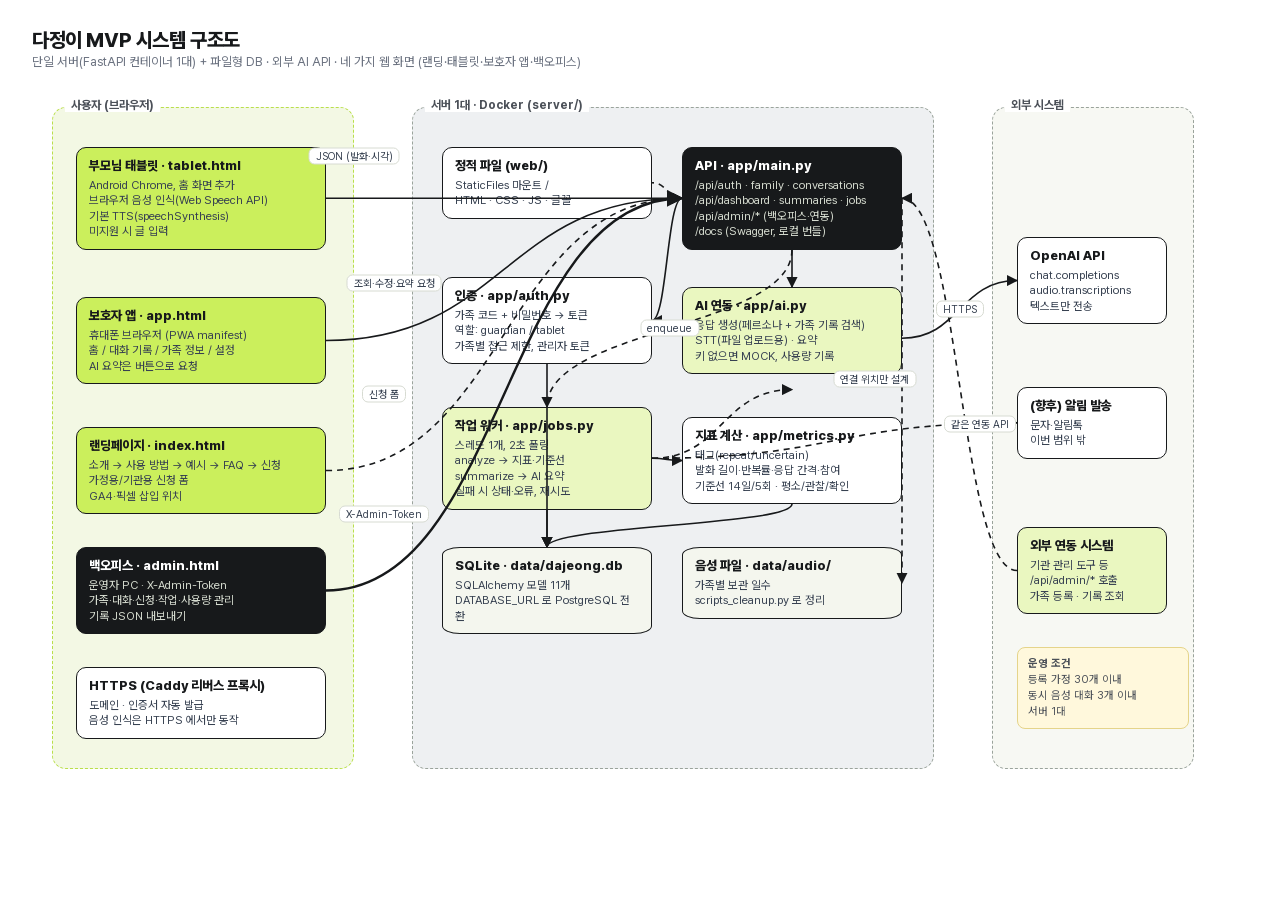
<file: scripts/diagrams/01_시스템구조도.html>
<!doctype html><html lang="ko"><head><meta charset="utf-8"><link rel="stylesheet" href="diagram.css"><link rel="stylesheet" href="fonts.css"></head><body>
<h1 id="title"></h1><p class="sub" id="subtitle"></p><div id="canvas"></div>
<script>
window.DIAGRAM = {
  title: '다정이 MVP 시스템 구조도', subtitle: '단일 서버(FastAPI 컨테이너 1대) + 파일형 DB · 외부 AI API · 네 가지 웹 화면 (랜딩·태블릿·보호자 앱·백오피스)', width: 1180, height: 700,
  groups: [
    { x: 20, y: 20, w: 300, h: 660, label: '사용자 (브라우저)', tone: 'lime' },
    { x: 380, y: 20, w: 520, h: 660, label: '서버 1대 · Docker (server/)', tone: 'dark' },
    { x: 960, y: 20, w: 200, h: 660, label: '외부 시스템' },
  ],
  nodes: [
    { id: 'tab', x: 44, y: 60, w: 250, title: '부모님 태블릿 · tablet.html', lines: ['Android Chrome, 홈 화면 추가', '브라우저 음성 인식(Web Speech API)', '기본 TTS(speechSynthesis)', '미지원 시 글 입력'], tone: 'lime' },
    { id: 'app', x: 44, y: 210, w: 250, title: '보호자 앱 · app.html', lines: ['휴대폰 브라우저 (PWA manifest)', '홈 / 대화 기록 / 가족 정보 / 설정', 'AI 요약은 버튼으로 요청'], tone: 'lime' },
    { id: 'land', x: 44, y: 340, w: 250, title: '랜딩페이지 · index.html', lines: ['소개 → 사용 방법 → 예시 → FAQ → 신청', '가정용/기관용 신청 폼', 'GA4·픽셀 삽입 위치'], tone: 'lime' },
    { id: 'admin', x: 44, y: 460, w: 250, title: '백오피스 · admin.html', lines: ['운영자 PC · X-Admin-Token', '가족·대화·신청·작업·사용량 관리', '기록 JSON 내보내기'], tone: 'dark' },
    { id: 'proxy', x: 44, y: 580, w: 250, title: 'HTTPS (Caddy 리버스 프록시)', lines: ['도메인 · 인증서 자동 발급', '음성 인식은 HTTPS 에서만 동작'] },
    { id: 'static', x: 410, y: 60, w: 210, title: '정적 파일 (web/)', lines: ['StaticFiles 마운트 /', 'HTML · CSS · JS · 글꼴'] },
    { id: 'api', x: 650, y: 60, w: 220, title: 'API · app/main.py', lines: ['/api/auth · family · conversations', '/api/dashboard · summaries · jobs', '/api/admin/* (백오피스·연동)', '/docs (Swagger, 로컬 번들)'], tone: 'dark' },
    { id: 'auth', x: 410, y: 190, w: 210, title: '인증 · app/auth.py', lines: ['가족 코드 + 비밀번호 → 토큰', '역할: guardian / tablet', '가족별 접근 제한, 관리자 토큰'] },
    { id: 'ai', x: 650, y: 200, w: 220, title: 'AI 연동 · app/ai.py', lines: ['응답 생성(페르소나 + 가족 기록 검색)', 'STT(파일 업로드용) · 요약', '키 없으면 MOCK, 사용량 기록'], tone: 'soft' },
    { id: 'jobs', x: 410, y: 320, w: 210, title: '작업 워커 · app/jobs.py', lines: ['스레드 1개, 2초 폴링', 'analyze → 지표·기준선', 'summarize → AI 요약', '실패 시 상태·오류, 재시도'], tone: 'soft' },
    { id: 'metrics', x: 650, y: 330, w: 220, title: '지표 계산 · app/metrics.py', lines: ['태그(repeat/uncertain)', '발화 길이·반복률·응답 간격·참여', '기준선 14일/5회 · 평소/관찰/확인'] },
    { id: 'db', x: 410, y: 460, w: 210, title: 'SQLite · data/dajeong.db', lines: ['SQLAlchemy 모델 11개', 'DATABASE_URL 로 PostgreSQL 전환'], tone: 'db' },
    { id: 'files', x: 650, y: 460, w: 220, title: '음성 파일 · data/audio/', lines: ['가족별 보관 일수', 'scripts_cleanup.py 로 정리'], tone: 'db' },
    { id: 'openai', x: 985, y: 150, w: 150, title: 'OpenAI API', lines: ['chat.completions', 'audio.transcriptions', '텍스트만 전송'] },
    { id: 'kakao', x: 985, y: 300, w: 150, title: '(향후) 알림 발송', lines: ['문자·알림톡', '이번 범위 밖'], tone: '' },
    { id: 'ext', x: 985, y: 440, w: 150, title: '외부 연동 시스템', lines: ['기관 관리 도구 등', '/api/admin/* 호출', '가족 등록 · 기록 조회'], tone: 'soft' },
  ],
  edges: [
    { from: 'tab', to: 'api', label: 'JSON (발화·시각)', sides: ['right', 'left'], dx: -150, dy: -42 },
    { from: 'app', to: 'api', label: '조회·수정·요약 요청', sides: ['right', 'left'], dx: -110, dy: 14 },
    { from: 'land', to: 'api', label: '신청 폼', sides: ['right', 'left'], dash: true, dx: -120, dy: 60 },
    { from: 'admin', to: 'api', label: 'X-Admin-Token', sides: ['right', 'left'], bold: true, dx: -120, dy: 120 },
    { from: 'api', to: 'static', end: 'none', dash: true },
    { from: 'api', to: 'auth' }, { from: 'api', to: 'ai' }, { from: 'api', to: 'jobs', label: 'enqueue', dash: true },
    { from: 'jobs', to: 'metrics' }, { from: 'jobs', to: 'ai', sides: ['right', 'bottom'], dash: true },
    { from: 'auth', to: 'db' }, { from: 'jobs', to: 'db' }, { from: 'metrics', to: 'db', sides: ['bottom', 'top'] }, { from: 'api', to: 'files', sides: ['right', 'right'], dash: true },
    { from: 'ai', to: 'openai', label: 'HTTPS' },
    { from: 'jobs', to: 'kakao', dash: true, sides: ['right', 'left'], label: '연결 위치만 설계', dx: 40, dy: -62 },
    { from: 'ext', to: 'api', dash: true, sides: ['left', 'right'], label: '같은 연동 API', dx: 20, dy: 40 },
  ],
  notes: [{ x: 985, y: 560, w: 150, html: '<b>운영 조건</b><br>등록 가정 30개 이내<br>동시 음성 대화 3개 이내<br>서버 1대' }],
};
</script><script src="diagram.js"></script></body></html>
</file>
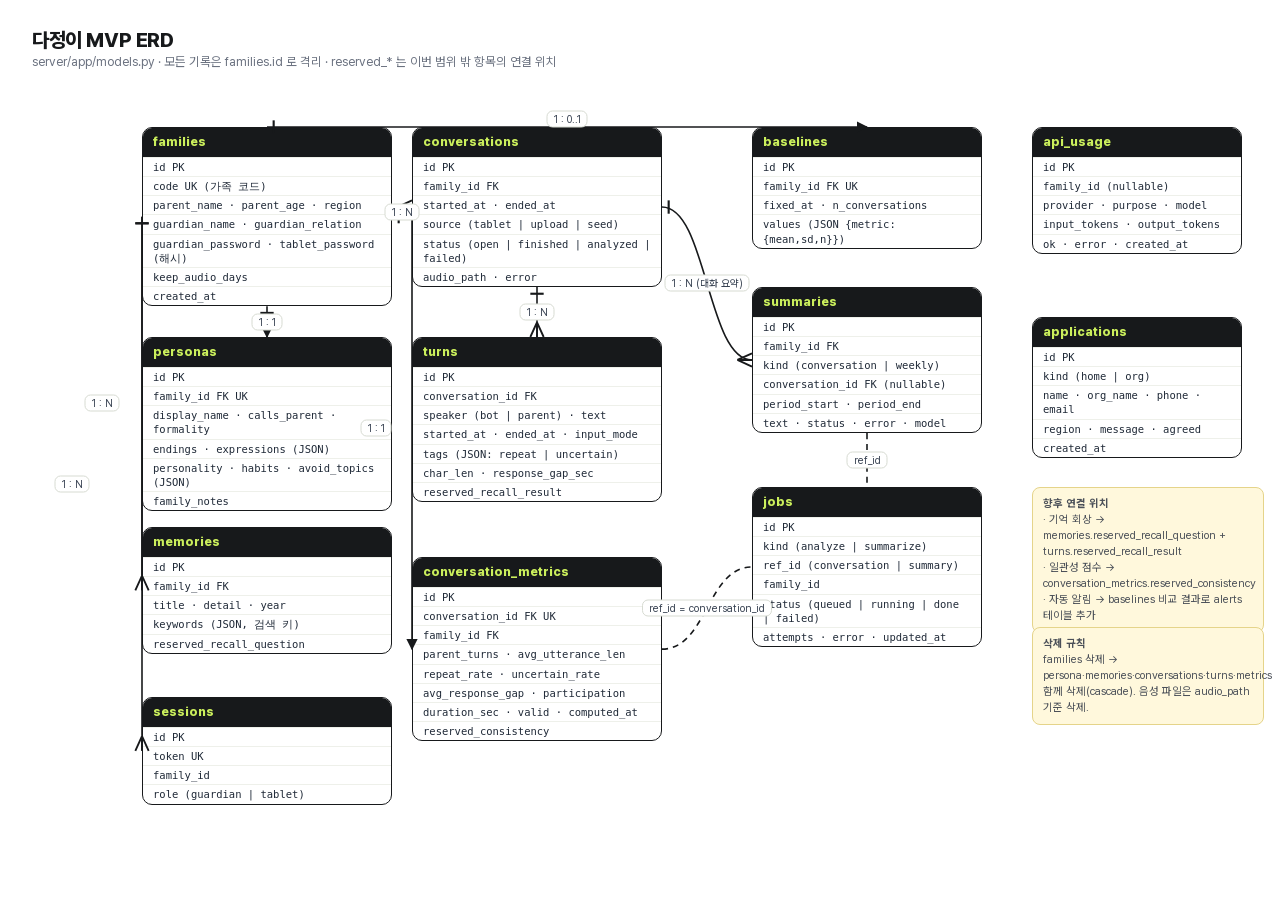
<file: scripts/diagrams/02_ERD.html>
<!doctype html><html lang="ko"><head><meta charset="utf-8"><link rel="stylesheet" href="diagram.css"><link rel="stylesheet" href="fonts.css"></head><body>
<h1 id="title"></h1><p class="sub" id="subtitle"></p><div id="canvas"></div>
<script>
const T = (id, x, y, title, cols, w = 200) => ({ id, x, y, w, title, tone: 'table', lines: cols.map(c => c) });
window.DIAGRAM = {
  title: '다정이 MVP ERD', subtitle: 'server/app/models.py · 모든 기록은 families.id 로 격리 · reserved_* 는 이번 범위 밖 항목의 연결 위치', width: 1240, height: 780,
  nodes: [
    T('families', 110, 40, 'families', ['<span class=pk>id</span> PK', 'code  UK (가족 코드)', 'parent_name · parent_age · region', 'guardian_name · guardian_relation', 'guardian_password · tablet_password (해시)', 'keep_audio_days', 'created_at'], 250),
    T('personas', 110, 250, 'personas', ['<span class=pk>id</span> PK', '<span class=fk>family_id</span> FK UK', 'display_name · calls_parent · formality', 'endings · expressions (JSON)', 'personality · habits · avoid_topics (JSON)', 'family_notes'], 250),
    T('memories', 110, 440, 'memories', ['<span class=pk>id</span> PK', '<span class=fk>family_id</span> FK', 'title · detail · year', 'keywords (JSON, 검색 키)', 'reserved_recall_question'], 250),
    T('sessions', 110, 610, 'sessions', ['<span class=pk>id</span> PK', 'token UK', '<span class=fk>family_id</span>', 'role (guardian | tablet)'], 250),
    T('conversations', 380, 40, 'conversations', ['<span class=pk>id</span> PK', '<span class=fk>family_id</span> FK', 'started_at · ended_at', 'source (tablet | upload | seed)', 'status (open | finished | analyzed | failed)', 'audio_path · error'], 250),
    T('turns', 380, 250, 'turns', ['<span class=pk>id</span> PK', '<span class=fk>conversation_id</span> FK', 'speaker (bot | parent) · text', 'started_at · ended_at · input_mode', 'tags (JSON: repeat | uncertain)', 'char_len · response_gap_sec', 'reserved_recall_result'], 250),
    T('metrics', 380, 470, 'conversation_metrics', ['<span class=pk>id</span> PK', '<span class=fk>conversation_id</span> FK UK', '<span class=fk>family_id</span> FK', 'parent_turns · avg_utterance_len', 'repeat_rate · uncertain_rate', 'avg_response_gap · participation', 'duration_sec · valid · computed_at', 'reserved_consistency'], 250),
    T('baselines', 720, 40, 'baselines', ['<span class=pk>id</span> PK', '<span class=fk>family_id</span> FK UK', 'fixed_at · n_conversations', 'values (JSON {metric:{mean,sd,n}})'], 230),
    T('summaries', 720, 200, 'summaries', ['<span class=pk>id</span> PK', '<span class=fk>family_id</span> FK', 'kind (conversation | weekly)', '<span class=fk>conversation_id</span> FK (nullable)', 'period_start · period_end', 'text · status · error · model'], 230),
    T('jobs', 720, 400, 'jobs', ['<span class=pk>id</span> PK', 'kind (analyze | summarize)', 'ref_id (conversation | summary)', 'family_id', 'status (queued | running | done | failed)', 'attempts · error · updated_at'], 230),
    T('api_usage', 1000, 40, 'api_usage', ['<span class=pk>id</span> PK', 'family_id (nullable)', 'provider · purpose · model', 'input_tokens · output_tokens', 'ok · error · created_at'], 210),
    T('applications', 1000, 230, 'applications', ['<span class=pk>id</span> PK', 'kind (home | org)', 'name · org_name · phone · email', 'region · message · agreed', 'created_at'], 210),
  ],
  edges: [
    { from: 'families', to: 'personas', start: 'one', end: 'one', sides: ['bottom', 'top'], label: '1 : 1' },
    { from: 'families', to: 'memories', start: 'one', end: 'crow', sides: ['left', 'left'], label: '1 : N', dx: -40 },
    { from: 'families', to: 'sessions', start: 'one', end: 'crow', sides: ['left', 'left'], dx: -70, label: '1 : N' },
    { from: 'families', to: 'conversations', start: 'one', end: 'crow', sides: ['right', 'left'], label: '1 : N' },
    { from: 'conversations', to: 'turns', start: 'one', end: 'crow', sides: ['bottom', 'top'], label: '1 : N' },
    { from: 'conversations', to: 'metrics', start: 'one', end: 'one', sides: ['left', 'left'], label: '1 : 1', dx: -36 },
    { from: 'families', to: 'baselines', start: 'one', end: 'one', sides: ['top', 'top'], label: '1 : 0..1', dy: -8 },
    { from: 'conversations', to: 'summaries', start: 'one', end: 'crow', sides: ['right', 'left'], label: '1 : N (대화 요약)' },
    { from: 'summaries', to: 'jobs', end: 'none', dash: true, sides: ['bottom', 'top'], label: 'ref_id' },
    { from: 'metrics', to: 'jobs', end: 'none', dash: true, sides: ['right', 'left'], label: 'ref_id = conversation_id' },
  ],
  notes: [
    { x: 1000, y: 400, w: 210, html: '<b>향후 연결 위치</b><br>· 기억 회상 → memories.reserved_recall_question + turns.reserved_recall_result<br>· 일관성 점수 → conversation_metrics.reserved_consistency<br>· 자동 알림 → baselines 비교 결과로 alerts 테이블 추가' },
    { x: 1000, y: 540, w: 210, html: '<b>삭제 규칙</b><br>families 삭제 → persona·memories·conversations·turns·metrics 함께 삭제(cascade). 음성 파일은 audio_path 기준 삭제.' },
  ],
};
</script><script src="diagram.js"></script></body></html>
</file>
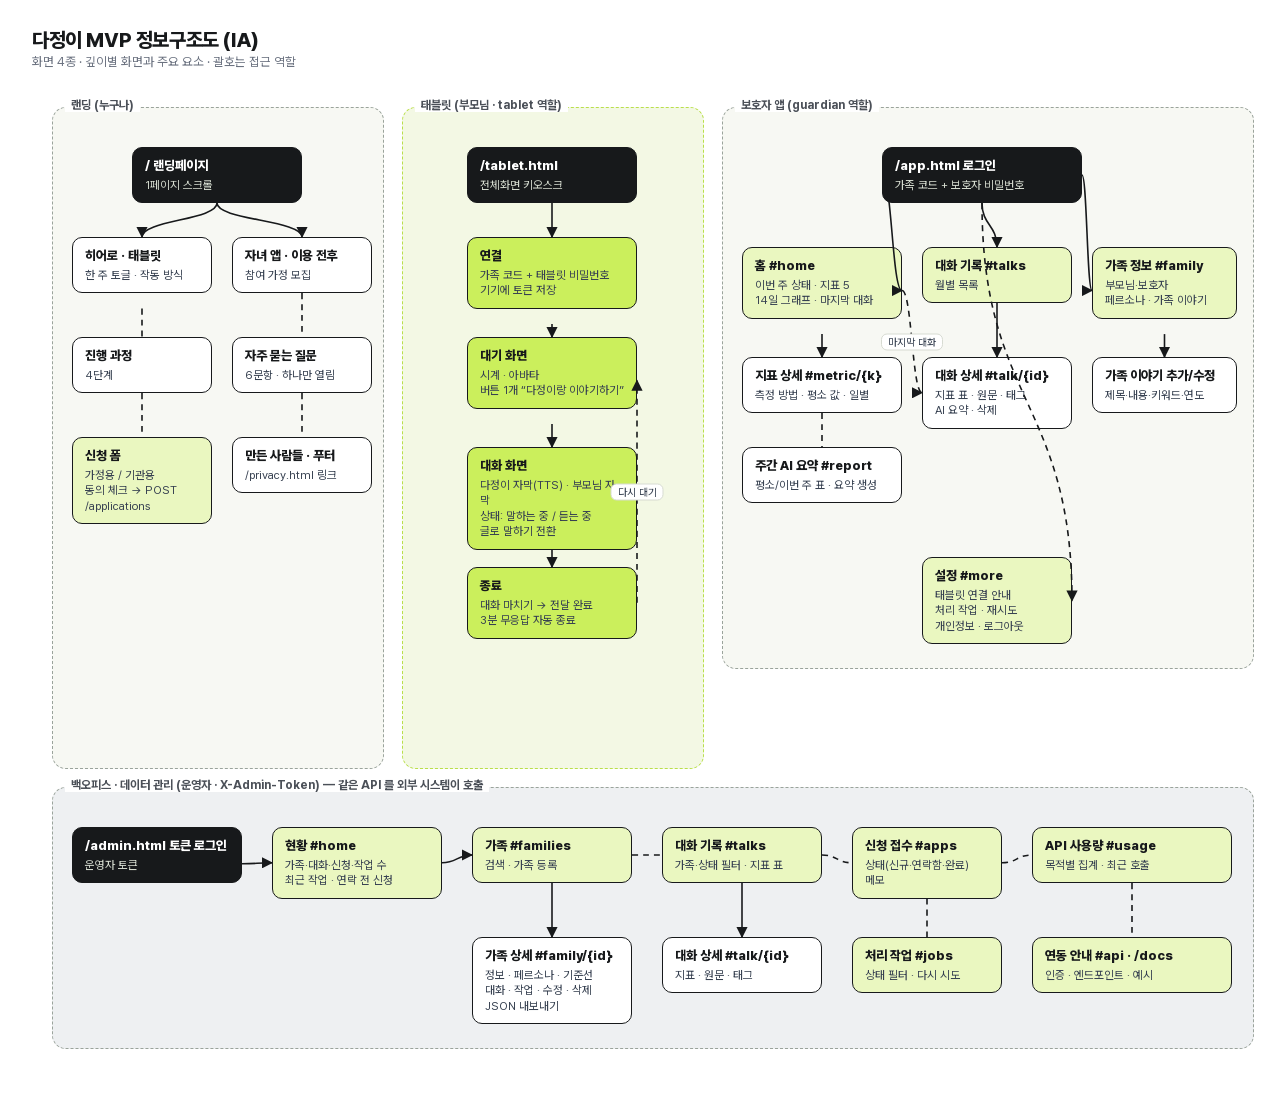
<file: scripts/diagrams/03_정보구조도.html>
<!doctype html><html lang="ko"><head><meta charset="utf-8"><link rel="stylesheet" href="diagram.css"><link rel="stylesheet" href="fonts.css"></head><body>
<h1 id="title"></h1><p class="sub" id="subtitle"></p><div id="canvas"></div>
<script>
const N = (id, x, y, title, lines, tone, w = 170) => ({ id, x, y, w, title, lines, tone });
window.DIAGRAM = {
  title: '다정이 MVP 정보구조도 (IA)', subtitle: '화면 4종 · 깊이별 화면과 주요 요소 · 괄호는 접근 역할', width: 1240, height: 980,
  groups: [{ x: 20, y: 20, w: 330, h: 660, label: '랜딩 (누구나)' }, { x: 370, y: 20, w: 300, h: 660, label: '태블릿 (부모님 · tablet 역할)', tone: 'lime' }, { x: 690, y: 20, w: 530, h: 560, label: '보호자 앱 (guardian 역할)' }, { x: 20, y: 700, w: 1200, h: 260, label: '백오피스 · 데이터 관리 (운영자 · X-Admin-Token) — 같은 API 를 외부 시스템이 호출', tone: 'dark' }],
  nodes: [
    N('L', 100, 60, '/ 랜딩페이지', ['1페이지 스크롤'], 'dark'),
    N('L1', 40, 150, '히어로 · 태블릿', ['한 주 토글 · 작동 방식'], '', 140), N('L2', 200, 150, '자녀 앱 · 이용 전후', ['참여 가정 모집'], '', 140),
    N('L3', 40, 250, '진행 과정', ['4단계'], '', 140), N('L4', 200, 250, '자주 묻는 질문', ['6문항 · 하나만 열림'], '', 140),
    N('L5', 40, 350, '신청 폼', ['가정용 / 기관용', '동의 체크 → POST /applications'], 'soft', 140), N('L6', 200, 350, '만든 사람들 · 푸터', ['/privacy.html 링크'], '', 140),
    N('T', 435, 60, '/tablet.html', ['전체화면 키오스크'], 'dark'),
    N('T1', 435, 150, '연결', ['가족 코드 + 태블릿 비밀번호', '기기에 토큰 저장'], 'lime'),
    N('T2', 435, 250, '대기 화면', ['시계 · 아바타', '버튼 1개 “다정이랑 이야기하기”'], 'lime'),
    N('T3', 435, 360, '대화 화면', ['다정이 자막(TTS) · 부모님 자막', '상태: 말하는 중 / 듣는 중', '글로 말하기 전환'], 'lime'),
    N('T4', 435, 480, '종료', ['대화 마치기 → 전달 완료', '3분 무응답 자동 종료'], 'lime'),
    N('G', 850, 60, '/app.html 로그인', ['가족 코드 + 보호자 비밀번호'], 'dark', 200),
    N('G1', 710, 160, '홈 #home', ['이번 주 상태 · 지표 5', '14일 그래프 · 마지막 대화'], 'soft', 160),
    N('G1a', 710, 270, '지표 상세 #metric/{k}', ['측정 방법 · 평소 값 · 일별'], '', 160),
    N('G1b', 710, 360, '주간 AI 요약 #report', ['평소/이번 주 표 · 요약 생성'], '', 160),
    N('G2', 890, 160, '대화 기록 #talks', ['월별 목록'], 'soft', 150),
    N('G2a', 890, 270, '대화 상세 #talk/{id}', ['지표 표 · 원문 · 태그', 'AI 요약 · 삭제'], '', 150),
    N('G3', 1060, 160, '가족 정보 #family', ['부모님·보호자', '페르소나 · 가족 이야기'], 'soft', 145),
    N('G3a', 1060, 270, '가족 이야기 추가/수정', ['제목·내용·키워드·연도'], '', 145),
    N('G4', 890, 470, '설정 #more', ['태블릿 연결 안내', '처리 작업 · 재시도', '개인정보 · 로그아웃'], 'soft', 150),
    N('B', 40, 740, '/admin.html 토큰 로그인', ['운영자 토큰'], 'dark', 170),
    N('B1', 240, 740, '현황 #home', ['가족·대화·신청·작업 수', '최근 작업 · 연락 전 신청'], 'soft', 170),
    N('B2', 440, 740, '가족 #families', ['검색 · 가족 등록'], 'soft', 160),
    N('B2a', 440, 850, '가족 상세 #family/{id}', ['정보 · 페르소나 · 기준선', '대화 · 작업 · 수정 · 삭제', 'JSON 내보내기'], '', 160),
    N('B3', 630, 740, '대화 기록 #talks', ['가족·상태 필터 · 지표 표'], 'soft', 160),
    N('B3a', 630, 850, '대화 상세 #talk/{id}', ['지표 · 원문 · 태그'], '', 160),
    N('B4', 820, 740, '신청 접수 #apps', ['상태(신규·연락함·완료)', '메모'], 'soft', 150),
    N('B5', 820, 850, '처리 작업 #jobs', ['상태 필터 · 다시 시도'], 'soft', 150),
    N('B6', 1000, 740, 'API 사용량 #usage', ['목적별 집계 · 최근 호출'], 'soft', 200),
    N('B7', 1000, 850, '연동 안내 #api · /docs', ['인증 · 엔드포인트 · 예시'], 'soft', 200),
  ],
  edges: [
    { from: 'L', to: 'L1' }, { from: 'L', to: 'L2' }, { from: 'L1', to: 'L3', end: 'none', dash: true }, { from: 'L2', to: 'L4', end: 'none', dash: true }, { from: 'L3', to: 'L5', end: 'none', dash: true }, { from: 'L4', to: 'L6', end: 'none', dash: true },
    { from: 'T', to: 'T1' }, { from: 'T1', to: 'T2' }, { from: 'T2', to: 'T3' }, { from: 'T3', to: 'T4' }, { from: 'T4', to: 'T2', sides: ['right', 'right'], dash: true, label: '다시 대기' },
    { from: 'G', to: 'G1' }, { from: 'G', to: 'G2' }, { from: 'G', to: 'G3' }, { from: 'G', to: 'G4', sides: ['bottom', 'right'], dash: true },
    { from: 'B', to: 'B1' }, { from: 'B1', to: 'B2' }, { from: 'B2', to: 'B2a' }, { from: 'B2', to: 'B3', end: 'none', dash: true }, { from: 'B3', to: 'B3a' }, { from: 'B3', to: 'B4', end: 'none', dash: true }, { from: 'B4', to: 'B5', end: 'none', dash: true }, { from: 'B4', to: 'B6', end: 'none', dash: true }, { from: 'B6', to: 'B7', end: 'none', dash: true },
    { from: 'G1', to: 'G1a' }, { from: 'G1a', to: 'G1b', end: 'none', dash: true }, { from: 'G2', to: 'G2a' }, { from: 'G3', to: 'G3a' }, { from: 'G1', to: 'G2a', sides: ['right', 'left'], dash: true, label: '마지막 대화' },
  ],
};
</script><script src="diagram.js"></script></body></html>
</file>
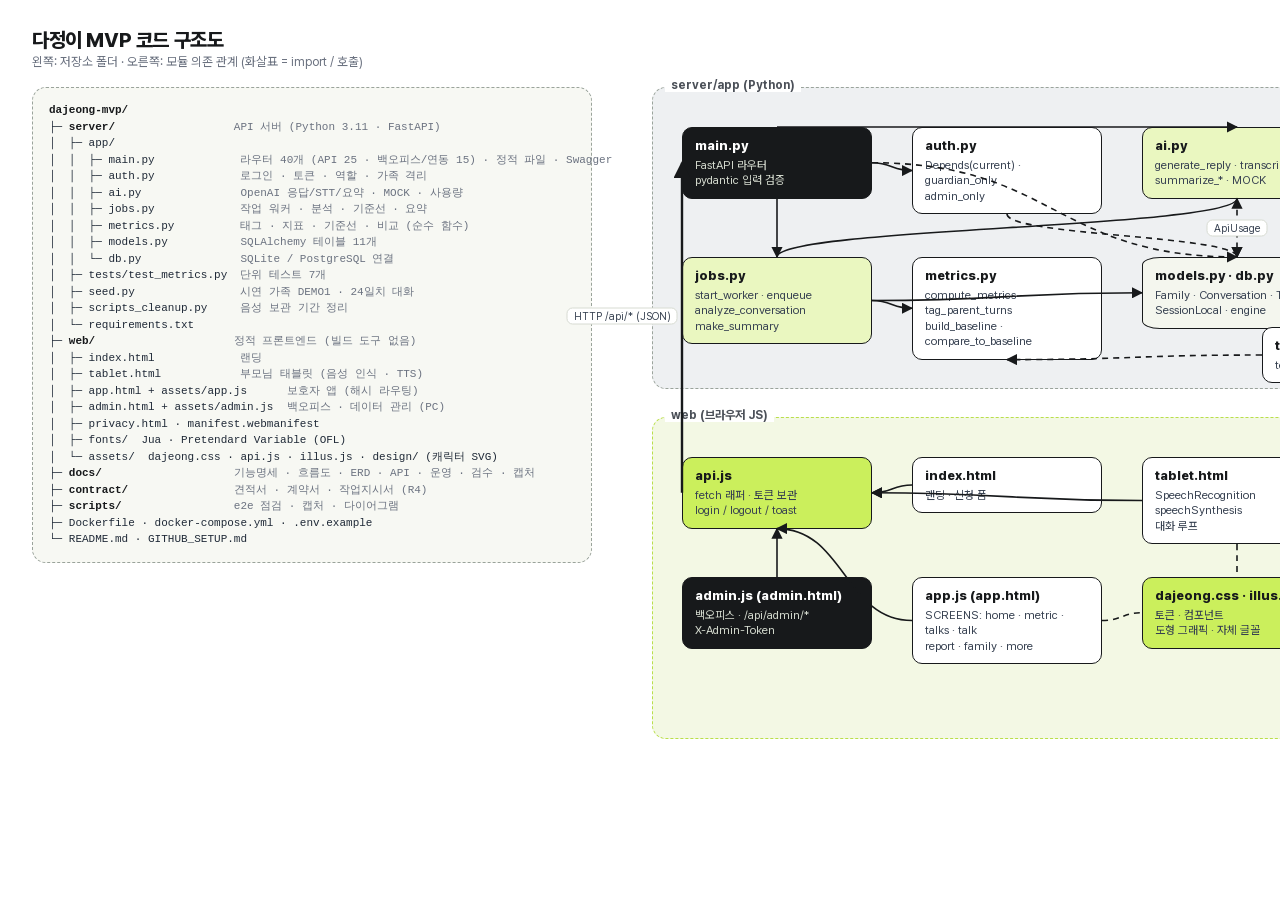
<file: scripts/diagrams/04_코드구조도.html>
<!doctype html><html lang="ko"><head><meta charset="utf-8"><link rel="stylesheet" href="diagram.css"><link rel="stylesheet" href="fonts.css">
<style>pre.tree{position:absolute;left:0;top:0;width:560px;margin:0;font:11px/1.5 ui-monospace,Menlo,monospace;background:#F7F8F3;border:1.5px dashed #9AA39B;border-radius:14px;padding:14px 16px;color:#1F2937;box-sizing:border-box}pre.tree b{color:#17191B}pre.tree i{color:#6B7280;font-style:normal}</style></head><body>
<h1 id="title"></h1><p class="sub" id="subtitle"></p><div id="canvas"><pre class="tree"><b>dajeong-mvp/</b>
├─ <b>server/</b>                  <i>API 서버 (Python 3.11 · FastAPI)</i>
│  ├─ app/
│  │  ├─ main.py             <i>라우터 40개 (API 25 · 백오피스/연동 15) · 정적 파일 · Swagger</i>
│  │  ├─ auth.py             <i>로그인 · 토큰 · 역할 · 가족 격리</i>
│  │  ├─ ai.py               <i>OpenAI 응답/STT/요약 · MOCK · 사용량</i>
│  │  ├─ jobs.py             <i>작업 워커 · 분석 · 기준선 · 요약</i>
│  │  ├─ metrics.py          <i>태그 · 지표 · 기준선 · 비교 (순수 함수)</i>
│  │  ├─ models.py           <i>SQLAlchemy 테이블 11개</i>
│  │  └─ db.py               <i>SQLite / PostgreSQL 연결</i>
│  ├─ tests/test_metrics.py  <i>단위 테스트 7개</i>
│  ├─ seed.py                <i>시연 가족 DEMO1 · 24일치 대화</i>
│  ├─ scripts_cleanup.py     <i>음성 보관 기간 정리</i>
│  └─ requirements.txt
├─ <b>web/</b>                     <i>정적 프론트엔드 (빌드 도구 없음)</i>
│  ├─ index.html             <i>랜딩</i>
│  ├─ tablet.html            <i>부모님 태블릿 (음성 인식 · TTS)</i>
│  ├─ app.html + assets/app.js      <i>보호자 앱 (해시 라우팅)</i>
│  ├─ admin.html + assets/admin.js  <i>백오피스 · 데이터 관리 (PC)</i>
│  ├─ privacy.html · manifest.webmanifest
│  ├─ fonts/  Jua · Pretendard Variable (OFL)
│  └─ assets/  dajeong.css · api.js · illus.js · design/ (캐릭터 SVG)
├─ <b>docs/</b>                    <i>기능명세 · 흐름도 · ERD · API · 운영 · 검수 · 캡처</i>
├─ <b>contract/</b>                <i>견적서 · 계약서 · 작업지시서 (R4)</i>
├─ <b>scripts/</b>                 <i>e2e 점검 · 캡처 · 다이어그램</i>
├─ Dockerfile · docker-compose.yml · .env.example
└─ README.md · GITHUB_SETUP.md</pre></div>
<script>
const N = (id, x, y, title, lines, tone, w = 190) => ({ id, x, y, w, title, lines, tone });
window.DIAGRAM = {
  title: '다정이 MVP 코드 구조도', subtitle: '왼쪽: 저장소 폴더 · 오른쪽: 모듈 의존 관계 (화살표 = import / 호출)', width: 1460, height: 660,
  groups: [{ x: 620, y: 0, w: 820, h: 300, label: 'server/app (Python)', tone: 'dark' }, { x: 620, y: 330, w: 820, h: 320, label: 'web (브라우저 JS)', tone: 'lime' }],
  nodes: [
    N('main', 650, 40, 'main.py', ['FastAPI 라우터', 'pydantic 입력 검증'], 'dark'),
    N('auth', 880, 40, 'auth.py', ['Depends(current) · guardian_only', 'admin_only'], ''),
    N('ai', 1110, 40, 'ai.py', ['generate_reply · transcribe', 'summarize_* · MOCK'], 'soft'),
    N('jobs', 650, 170, 'jobs.py', ['start_worker · enqueue', 'analyze_conversation', 'make_summary'], 'soft'),
    N('metrics', 880, 170, 'metrics.py', ['compute_metrics · tag_parent_turns', 'build_baseline · compare_to_baseline'], ''),
    N('models', 1110, 170, 'models.py · db.py', ['Family · Conversation · Turn …', 'SessionLocal · engine'], 'db'),
    N('tests', 1230, 240, 'tests/', ['test_metrics.py'], '', 150),
    N('api', 650, 370, 'api.js', ['fetch 래퍼 · 토큰 보관', 'login / logout / toast'], 'lime'),
    N('index', 880, 370, 'index.html', ['랜딩 · 신청 폼'], ''),
    N('tablet', 1110, 370, 'tablet.html', ['SpeechRecognition', 'speechSynthesis', '대화 루프'], ''),
    N('appjs', 880, 490, 'app.js (app.html)', ['SCREENS: home · metric · talks · talk', 'report · family · more'], ''),
    N('admin', 650, 490, 'admin.js (admin.html)', ['백오피스 · /api/admin/*', 'X-Admin-Token'], 'dark'),
    N('css', 1110, 490, 'dajeong.css · illus.js', ['토큰 · 컴포넌트', '도형 그래픽 · 자체 글꼴'], 'lime'),
  ],
  edges: [
    { from: 'main', to: 'auth' }, { from: 'main', to: 'ai', sides: ['top', 'top'] }, { from: 'main', to: 'jobs' }, { from: 'main', to: 'models', sides: ['right', 'top'], dash: true },
    { from: 'jobs', to: 'metrics' }, { from: 'jobs', to: 'ai', sides: ['top', 'bottom'] }, { from: 'jobs', to: 'models' }, { from: 'auth', to: 'models', sides: ['bottom', 'top'], dash: true }, { from: 'ai', to: 'models', dash: true, label: 'ApiUsage' },
    { from: 'tests', to: 'metrics', sides: ['left', 'bottom'], dash: true },
    { from: 'index', to: 'api' }, { from: 'tablet', to: 'api', sides: ['left', 'right'] }, { from: 'appjs', to: 'api', sides: ['left', 'bottom'] }, { from: 'admin', to: 'api', sides: ['top', 'bottom'] }, { from: 'appjs', to: 'css', end: 'none', dash: true }, { from: 'tablet', to: 'css', end: 'none', dash: true },
    { from: 'api', to: 'main', sides: ['left', 'left'], label: 'HTTP /api/* (JSON)', bold: true, dx: -60, dy: -12 },
  ],
};
</script><script src="diagram.js"></script></body></html>
</file>
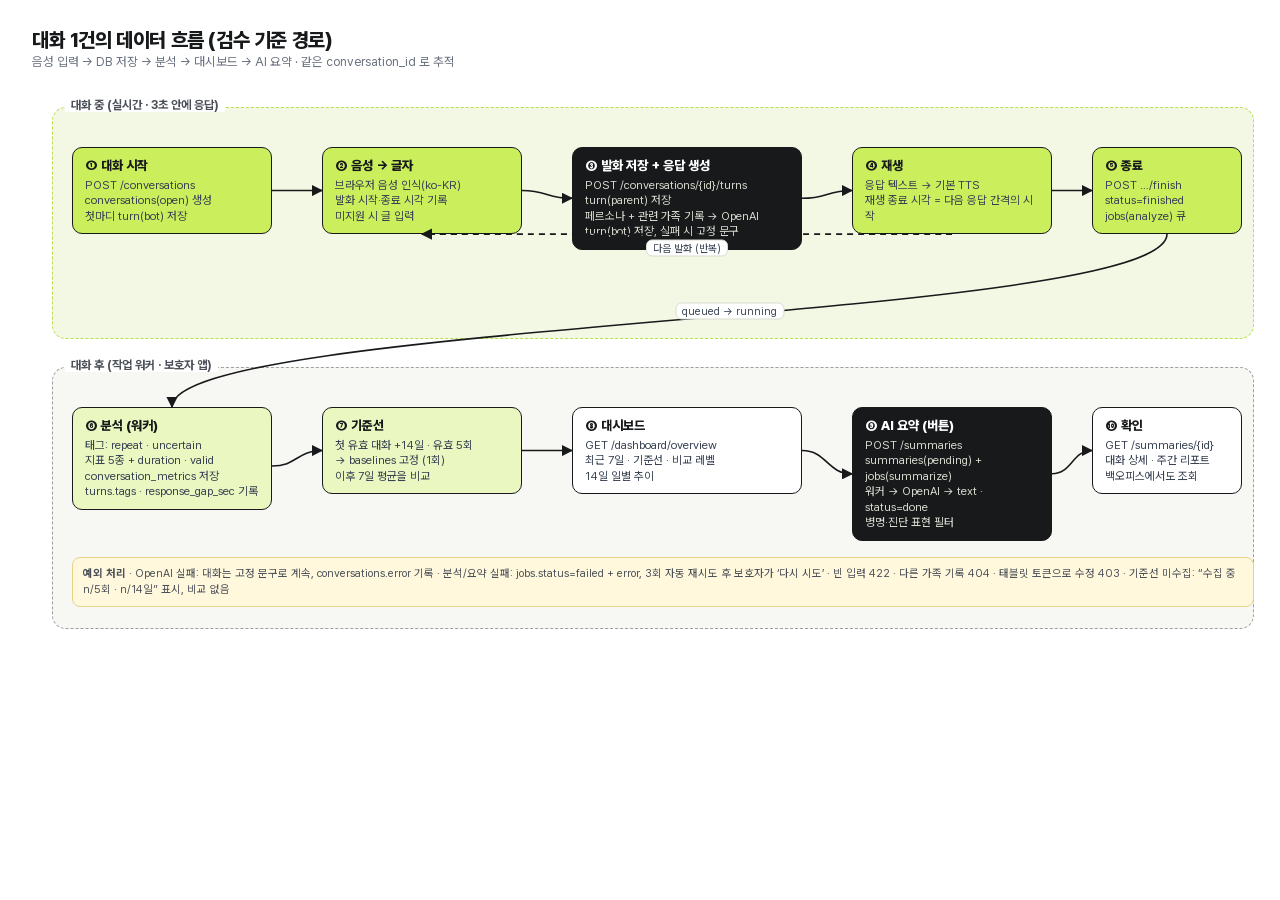
<file: scripts/diagrams/05_데이터흐름도.html>
<!doctype html><html lang="ko"><head><meta charset="utf-8"><link rel="stylesheet" href="diagram.css"><link rel="stylesheet" href="fonts.css"></head><body>
<h1 id="title"></h1><p class="sub" id="subtitle"></p><div id="canvas"></div>
<script>
const S = (id, x, y, title, lines, tone, w = 200) => ({ id, x, y, w, title, lines, tone });
window.DIAGRAM = {
  title: '대화 1건의 데이터 흐름 (검수 기준 경로)', subtitle: '음성 입력 → DB 저장 → 분석 → 대시보드 → AI 요약 · 같은 conversation_id 로 추적', width: 1240, height: 560,
  groups: [{ x: 20, y: 20, w: 1200, h: 230, label: '대화 중 (실시간 · 3초 안에 응답)', tone: 'lime' }, { x: 20, y: 280, w: 1200, h: 260, label: '대화 후 (작업 워커 · 보호자 앱)' }],
  nodes: [
    S('s1', 40, 60, '① 대화 시작', ['POST /conversations', 'conversations(open) 생성', '첫마디 turn(bot) 저장'], 'lime'),
    S('s2', 290, 60, '② 음성 → 글자', ['브라우저 음성 인식(ko-KR)', '발화 시작·종료 시각 기록', '미지원 시 글 입력'], 'lime'),
    S('s3', 540, 60, '③ 발화 저장 + 응답 생성', ['POST /conversations/{id}/turns', 'turn(parent) 저장', '페르소나 + 관련 가족 기록 → OpenAI', 'turn(bot) 저장, 실패 시 고정 문구'], 'dark', 230),
    S('s4', 820, 60, '④ 재생', ['응답 텍스트 → 기본 TTS', '재생 종료 시각 = 다음 응답 간격의 시작'], 'lime'),
    S('s5', 1060, 60, '⑤ 종료', ['POST …/finish', 'status=finished', 'jobs(analyze) 큐'], 'lime', 150),
    S('w1', 40, 320, '⑥ 분석 (워커)', ['태그: repeat · uncertain', '지표 5종 + duration · valid', 'conversation_metrics 저장', 'turns.tags · response_gap_sec 기록'], 'soft'),
    S('w2', 290, 320, '⑦ 기준선', ['첫 유효 대화 +14일 · 유효 5회', '→ baselines 고정 (1회)', '이후 7일 평균을 비교'], 'soft'),
    S('w3', 540, 320, '⑧ 대시보드', ['GET /dashboard/overview', '최근 7일 · 기준선 · 비교 레벨', '14일 일별 추이'], '', 230),
    S('w4', 820, 320, '⑨ AI 요약 (버튼)', ['POST /summaries', 'summaries(pending) + jobs(summarize)', '워커 → OpenAI → text · status=done', '병명·진단 표현 필터'], 'dark'),
    S('w5', 1060, 320, '⑩ 확인', ['GET /summaries/{id}', '대화 상세 · 주간 리포트', '백오피스에서도 조회'], '', 150),
  ],
  edges: [
    { from: 's1', to: 's2' }, { from: 's2', to: 's3' }, { from: 's3', to: 's4' }, { from: 's4', to: 's2', sides: ['bottom', 'bottom'], dash: true, label: '다음 발화 (반복)', dy: 14 }, { from: 's4', to: 's5' },
    { from: 's5', to: 'w1', sides: ['bottom', 'top'], label: 'queued → running', dx: 60, dy: -10 },
    { from: 'w1', to: 'w2' }, { from: 'w2', to: 'w3' }, { from: 'w3', to: 'w4' }, { from: 'w4', to: 'w5' },
  ],
  notes: [{ x: 40, y: 470, w: 1160, html: '<b>예외 처리</b> · OpenAI 실패: 대화는 고정 문구로 계속, conversations.error 기록 · 분석/요약 실패: jobs.status=failed + error, 3회 자동 재시도 후 보호자가 ‘다시 시도’ · 빈 입력 422 · 다른 가족 기록 404 · 태블릿 토큰으로 수정 403 · 기준선 미수집: “수집 중 n/5회 · n/14일” 표시, 비교 없음' }],
};
</script><script src="diagram.js"></script></body></html>
</file>
<file: web/fonts/jua.css>
/* jua-[2]-400-normal */
@font-face {
  font-family: 'Jua';
  font-style: normal;
  font-display: swap;
  font-weight: 400;
  src: url(./jua/jua-2-400-normal.woff2) format('woff2');
  unicode-range: U+d723-d728,U+d72a-d733,U+d735-d748,U+d74a-d74f,U+d752-d753,U+d755-d757,U+d75a-d75f,U+d762-d764,U+d766-d768,U+d76a-d76b,U+d76d-d76f,U+d771-d787,U+d789-d78b,U+d78d-d78f,U+d791-d797,U+d79a,U+d79c,U+d79e-d7a3,U+f900-f909,U+f90b-f92e;
}

/* jua-[3]-400-normal */
@font-face {
  font-family: 'Jua';
  font-style: normal;
  font-display: swap;
  font-weight: 400;
  src: url(./jua/jua-3-400-normal.woff2) format('woff2');
  unicode-range: U+d679-d68b,U+d68e-d69e,U+d6a0,U+d6a2-d6a7,U+d6a9-d6c3,U+d6c6-d6c7,U+d6c9-d6cb,U+d6cd-d6d3,U+d6d5-d6d6,U+d6d8-d6e3,U+d6e5-d6e7,U+d6e9-d6fb,U+d6fd-d717,U+d719-d71f,U+d721-d722;
}

/* jua-[4]-400-normal */
@font-face {
  font-family: 'Jua';
  font-style: normal;
  font-display: swap;
  font-weight: 400;
  src: url(./jua/jua-4-400-normal.woff2) format('woff2');
  unicode-range: U+d5bc-d5c7,U+d5ca-d5cb,U+d5cd-d5cf,U+d5d1-d5d7,U+d5d9-d5da,U+d5dc,U+d5de-d5e3,U+d5e6-d5e7,U+d5e9-d5eb,U+d5ed-d5f6,U+d5f8,U+d5fa-d5ff,U+d602-d603,U+d605-d607,U+d609-d60f,U+d612-d613,U+d616-d61b,U+d61d-d637,U+d63a-d63b,U+d63d-d63f,U+d641-d647,U+d64a-d64c,U+d64e-d653,U+d656-d657,U+d659-d65b,U+d65d-d666,U+d668,U+d66a-d678;
}

/* jua-[5]-400-normal */
@font-face {
  font-family: 'Jua';
  font-style: normal;
  font-display: swap;
  font-weight: 400;
  src: url(./jua/jua-5-400-normal.woff2) format('woff2');
  unicode-range: U+d507,U+d509-d50b,U+d50d-d513,U+d515-d53b,U+d53e-d53f,U+d541-d543,U+d545-d54c,U+d54e,U+d550,U+d552-d557,U+d55a-d55b,U+d55d-d55f,U+d561-d564,U+d566-d567,U+d56a,U+d56c,U+d56e-d573,U+d576-d577,U+d579-d583,U+d585-d586,U+d58a-d5a4,U+d5a6-d5bb;
}

/* jua-[6]-400-normal */
@font-face {
  font-family: 'Jua';
  font-style: normal;
  font-display: swap;
  font-weight: 400;
  src: url(./jua/jua-6-400-normal.woff2) format('woff2');
  unicode-range: U+d464-d477,U+d47a-d47b,U+d47d-d47f,U+d481-d487,U+d489-d48a,U+d48c,U+d48e-d4e7,U+d4e9-d503,U+d505-d506;
}

/* jua-[7]-400-normal */
@font-face {
  font-family: 'Jua';
  font-style: normal;
  font-display: swap;
  font-weight: 400;
  src: url(./jua/jua-7-400-normal.woff2) format('woff2');
  unicode-range: U+d3bf-d3c7,U+d3ca-d3cf,U+d3d1-d3eb,U+d3ee-d3ef,U+d3f1-d3f3,U+d3f5-d3fb,U+d3fd-d400,U+d402-d45b,U+d45d-d463;
}

/* jua-[8]-400-normal */
@font-face {
  font-family: 'Jua';
  font-style: normal;
  font-display: swap;
  font-weight: 400;
  src: url(./jua/jua-8-400-normal.woff2) format('woff2');
  unicode-range: U+d2ff,U+d302-d304,U+d306-d30b,U+d30f,U+d311-d313,U+d315-d31b,U+d31e,U+d322-d324,U+d326-d327,U+d32a-d32b,U+d32d-d32f,U+d331-d337,U+d339-d33c,U+d33e-d37b,U+d37e-d37f,U+d381-d383,U+d385-d38b,U+d38e-d390,U+d392-d397,U+d39a-d39b,U+d39d-d39f,U+d3a1-d3a7,U+d3a9-d3aa,U+d3ac,U+d3ae-d3b3,U+d3b5-d3b7,U+d3b9-d3bb,U+d3bd-d3be;
}

/* jua-[9]-400-normal */
@font-face {
  font-family: 'Jua';
  font-style: normal;
  font-display: swap;
  font-weight: 400;
  src: url(./jua/jua-9-400-normal.woff2) format('woff2');
  unicode-range: U+d257-d27f,U+d281-d29b,U+d29d-d29f,U+d2a1-d2ab,U+d2ad-d2b7,U+d2ba-d2bb,U+d2bd-d2bf,U+d2c1-d2c7,U+d2c9-d2ef,U+d2f2-d2f3,U+d2f5-d2f7,U+d2f9-d2fe;
}

/* jua-[10]-400-normal */
@font-face {
  font-family: 'Jua';
  font-style: normal;
  font-display: swap;
  font-weight: 400;
  src: url(./jua/jua-10-400-normal.woff2) format('woff2');
  unicode-range: U+d1b4,U+d1b6-d1f3,U+d1f5-d22b,U+d22e-d22f,U+d231-d233,U+d235-d23b,U+d23d-d240,U+d242-d256;
}

/* jua-[11]-400-normal */
@font-face {
  font-family: 'Jua';
  font-style: normal;
  font-display: swap;
  font-weight: 400;
  src: url(./jua/jua-11-400-normal.woff2) format('woff2');
  unicode-range: U+d105-d12f,U+d132-d133,U+d135-d137,U+d139-d13f,U+d141-d142,U+d144,U+d146-d14b,U+d14e-d14f,U+d151-d153,U+d155-d15b,U+d15e-d187,U+d189-d19f,U+d1a2-d1a3,U+d1a5-d1a7,U+d1a9-d1af,U+d1b2-d1b3;
}

/* jua-[12]-400-normal */
@font-face {
  font-family: 'Jua';
  font-style: normal;
  font-display: swap;
  font-weight: 400;
  src: url(./jua/jua-12-400-normal.woff2) format('woff2');
  unicode-range: U+d04b-d04f,U+d051-d057,U+d059-d06b,U+d06d-d06f,U+d071-d073,U+d075-d07b,U+d07e-d0a3,U+d0a6-d0a7,U+d0a9-d0ab,U+d0ad-d0b3,U+d0b6,U+d0b8,U+d0ba-d0bf,U+d0c2-d0c3,U+d0c5-d0c7,U+d0c9-d0cf,U+d0d2,U+d0d6-d0db,U+d0de-d0df,U+d0e1-d0e3,U+d0e5-d0eb,U+d0ee-d0f0,U+d0f2-d104;
}

/* jua-[13]-400-normal */
@font-face {
  font-family: 'Jua';
  font-style: normal;
  font-display: swap;
  font-weight: 400;
  src: url(./jua/jua-13-400-normal.woff2) format('woff2');
  unicode-range: U+cfa2-cfc3,U+cfc5-cfdf,U+cfe2-cfe3,U+cfe5-cfe7,U+cfe9-cff4,U+cff6-cffb,U+cffd-cfff,U+d001-d003,U+d005-d017,U+d019-d033,U+d036-d037,U+d039-d03b,U+d03d-d04a;
}

/* jua-[14]-400-normal */
@font-face {
  font-family: 'Jua';
  font-style: normal;
  font-display: swap;
  font-weight: 400;
  src: url(./jua/jua-14-400-normal.woff2) format('woff2');
  unicode-range: U+cef0-cef3,U+cef6,U+cef9-ceff,U+cf01-cf03,U+cf05-cf07,U+cf09-cf0f,U+cf11-cf12,U+cf14-cf1b,U+cf1d-cf1f,U+cf21-cf2f,U+cf31-cf53,U+cf56-cf57,U+cf59-cf5b,U+cf5d-cf63,U+cf66,U+cf68,U+cf6a-cf6f,U+cf71-cf84,U+cf86-cf8b,U+cf8d-cfa1;
}

/* jua-[15]-400-normal */
@font-face {
  font-family: 'Jua';
  font-style: normal;
  font-display: swap;
  font-weight: 400;
  src: url(./jua/jua-15-400-normal.woff2) format('woff2');
  unicode-range: U+ce3c-ce57,U+ce5a-ce5b,U+ce5d-ce5f,U+ce61-ce67,U+ce6a,U+ce6c,U+ce6e-ce73,U+ce76-ce77,U+ce79-ce7b,U+ce7d-ce83,U+ce85-ce88,U+ce8a-ce8f,U+ce91-ce93,U+ce95-ce97,U+ce99-ce9f,U+cea2,U+cea4-ceab,U+cead-cee3,U+cee6-cee7,U+cee9-ceeb,U+ceed-ceef;
}

/* jua-[16]-400-normal */
@font-face {
  font-family: 'Jua';
  font-style: normal;
  font-display: swap;
  font-weight: 400;
  src: url(./jua/jua-16-400-normal.woff2) format('woff2');
  unicode-range: U+cd92-cd93,U+cd96-cd97,U+cd99-cd9b,U+cd9d-cda3,U+cda6-cda8,U+cdaa-cdaf,U+cdb1-cdc3,U+cdc5-cdcb,U+cdcd-cde7,U+cde9-ce03,U+ce05-ce1f,U+ce22-ce34,U+ce36-ce3b;
}

/* jua-[17]-400-normal */
@font-face {
  font-family: 'Jua';
  font-style: normal;
  font-display: swap;
  font-weight: 400;
  src: url(./jua/jua-17-400-normal.woff2) format('woff2');
  unicode-range: U+ccef-cd07,U+cd0a-cd0b,U+cd0d-cd1a,U+cd1c,U+cd1e-cd2b,U+cd2d-cd5b,U+cd5d-cd77,U+cd79-cd91;
}

/* jua-[18]-400-normal */
@font-face {
  font-family: 'Jua';
  font-style: normal;
  font-display: swap;
  font-weight: 400;
  src: url(./jua/jua-18-400-normal.woff2) format('woff2');
  unicode-range: U+cc3f-cc43,U+cc46-cc47,U+cc49-cc4b,U+cc4d-cc53,U+cc55-cc58,U+cc5a-cc5f,U+cc61-cc97,U+cc9a-cc9b,U+cc9d-cc9f,U+cca1-cca7,U+ccaa,U+ccac,U+ccae-ccb3,U+ccb6-ccb7,U+ccb9-ccbb,U+ccbd-cccf,U+ccd1-cce3,U+cce5-ccee;
}

/* jua-[19]-400-normal */
@font-face {
  font-family: 'Jua';
  font-style: normal;
  font-display: swap;
  font-weight: 400;
  src: url(./jua/jua-19-400-normal.woff2) format('woff2');
  unicode-range: U+cb91-cbd3,U+cbd5-cbe3,U+cbe5-cc0b,U+cc0e-cc0f,U+cc11-cc13,U+cc15-cc1b,U+cc1d-cc20,U+cc23-cc27,U+cc2a-cc2b,U+cc2d,U+cc2f,U+cc31-cc37,U+cc3a,U+cc3c;
}

/* jua-[20]-400-normal */
@font-face {
  font-family: 'Jua';
  font-style: normal;
  font-display: swap;
  font-weight: 400;
  src: url(./jua/jua-20-400-normal.woff2) format('woff2');
  unicode-range: U+caf4-cb47,U+cb4a-cb90;
}

/* jua-[21]-400-normal */
@font-face {
  font-family: 'Jua';
  font-style: normal;
  font-display: swap;
  font-weight: 400;
  src: url(./jua/jua-21-400-normal.woff2) format('woff2');
  unicode-range: U+ca4a-ca4b,U+ca4e-ca4f,U+ca51-ca53,U+ca55-ca5b,U+ca5d-ca60,U+ca62-ca83,U+ca85-cabb,U+cabe-cabf,U+cac1-cac3,U+cac5-cacb,U+cacd-cad0,U+cad2,U+cad4-cad8,U+cada-caf3;
}

/* jua-[22]-400-normal */
@font-face {
  font-family: 'Jua';
  font-style: normal;
  font-display: swap;
  font-weight: 400;
  src: url(./jua/jua-22-400-normal.woff2) format('woff2');
  unicode-range: U+c996-c997,U+c99a-c99c,U+c99e-c9bf,U+c9c2-c9c3,U+c9c5-c9c7,U+c9c9-c9cf,U+c9d2,U+c9d4,U+c9d7-c9d8,U+c9db,U+c9de-c9df,U+c9e1-c9e3,U+c9e5-c9e6,U+c9e8-c9eb,U+c9ee-c9f0,U+c9f2-c9f7,U+c9f9-ca0b,U+ca0d-ca28,U+ca2a-ca49;
}

/* jua-[23]-400-normal */
@font-face {
  font-family: 'Jua';
  font-style: normal;
  font-display: swap;
  font-weight: 400;
  src: url(./jua/jua-23-400-normal.woff2) format('woff2');
  unicode-range: U+c8e9-c8f4,U+c8f6-c8fb,U+c8fe-c8ff,U+c901-c903,U+c905-c90b,U+c90e-c910,U+c912-c917,U+c919-c92b,U+c92d-c94f,U+c951-c953,U+c955-c96b,U+c96d-c973,U+c975-c987,U+c98a-c98b,U+c98d-c98f,U+c991-c995;
}

/* jua-[24]-400-normal */
@font-face {
  font-family: 'Jua';
  font-style: normal;
  font-display: swap;
  font-weight: 400;
  src: url(./jua/jua-24-400-normal.woff2) format('woff2');
  unicode-range: U+c841-c84b,U+c84d-c86f,U+c872-c873,U+c875-c877,U+c879-c87f,U+c882-c884,U+c887-c88a,U+c88d-c8c3,U+c8c5-c8df,U+c8e1-c8e8;
}

/* jua-[25]-400-normal */
@font-face {
  font-family: 'Jua';
  font-style: normal;
  font-display: swap;
  font-weight: 400;
  src: url(./jua/jua-25-400-normal.woff2) format('woff2');
  unicode-range: U+c779-c77b,U+c77e-c782,U+c786,U+c78b,U+c78d,U+c78f,U+c792-c793,U+c795,U+c797,U+c799-c79f,U+c7a2,U+c7a7-c7ab,U+c7ae-c7bb,U+c7bd-c7c0,U+c7c2-c7c7,U+c7c9-c7dc,U+c7de-c7ff,U+c802-c803,U+c805-c807,U+c809,U+c80b-c80f,U+c812,U+c814,U+c817-c81b,U+c81e-c81f,U+c821-c823,U+c825-c82e,U+c830-c837,U+c839-c83b,U+c83d-c840;
}

/* jua-[26]-400-normal */
@font-face {
  font-family: 'Jua';
  font-style: normal;
  font-display: swap;
  font-weight: 400;
  src: url(./jua/jua-26-400-normal.woff2) format('woff2');
  unicode-range: U+c6bb-c6bf,U+c6c2,U+c6c4,U+c6c6-c6cb,U+c6ce-c6cf,U+c6d1-c6d3,U+c6d5-c6db,U+c6dd-c6df,U+c6e1-c6e7,U+c6e9-c6eb,U+c6ed-c6ef,U+c6f1-c6f8,U+c6fa-c703,U+c705-c707,U+c709-c70b,U+c70d-c716,U+c718,U+c71a-c71f,U+c722-c723,U+c725-c727,U+c729-c734,U+c736-c73b,U+c73e-c73f,U+c741-c743,U+c745-c74b,U+c74e-c750,U+c752-c757,U+c759-c773,U+c776-c777;
}

/* jua-[27]-400-normal */
@font-face {
  font-family: 'Jua';
  font-style: normal;
  font-display: swap;
  font-weight: 400;
  src: url(./jua/jua-27-400-normal.woff2) format('woff2');
  unicode-range: U+c5f5-c5fb,U+c5fe,U+c602-c605,U+c607,U+c609-c60f,U+c611-c61a,U+c61c-c623,U+c626-c627,U+c629-c62b,U+c62d,U+c62f-c632,U+c636,U+c638,U+c63a-c63f,U+c642-c643,U+c645-c647,U+c649-c652,U+c656-c65b,U+c65d-c65f,U+c661-c663,U+c665-c677,U+c679-c67b,U+c67d-c693,U+c696-c697,U+c699-c69b,U+c69d-c6a3,U+c6a6,U+c6a8,U+c6aa-c6af,U+c6b2-c6b3,U+c6b5-c6b7,U+c6b9-c6ba;
}

/* jua-[28]-400-normal */
@font-face {
  font-family: 'Jua';
  font-style: normal;
  font-display: swap;
  font-weight: 400;
  src: url(./jua/jua-28-400-normal.woff2) format('woff2');
  unicode-range: U+c517-c527,U+c52a-c52b,U+c52d-c52f,U+c531-c538,U+c53a,U+c53c,U+c53e-c543,U+c546-c547,U+c54b,U+c54d-c552,U+c556,U+c55a-c55b,U+c55d,U+c55f,U+c562-c563,U+c565-c567,U+c569-c56f,U+c572,U+c574,U+c576-c57b,U+c57e-c57f,U+c581-c583,U+c585-c586,U+c588-c58b,U+c58e,U+c590,U+c592-c596,U+c599-c5b3,U+c5b6-c5b7,U+c5ba,U+c5be-c5c3,U+c5ca-c5cb,U+c5cd,U+c5cf,U+c5d2-c5d3,U+c5d5-c5d7,U+c5d9-c5df,U+c5e1-c5e2,U+c5e4,U+c5e6-c5eb,U+c5ef,U+c5f1-c5f3;
}

/* jua-[29]-400-normal */
@font-face {
  font-family: 'Jua';
  font-style: normal;
  font-display: swap;
  font-weight: 400;
  src: url(./jua/jua-29-400-normal.woff2) format('woff2');
  unicode-range: U+c475-c4ef,U+c4f2-c4f3,U+c4f5-c4f7,U+c4f9-c4ff,U+c502-c50b,U+c50d-c516;
}

/* jua-[30]-400-normal */
@font-face {
  font-family: 'Jua';
  font-style: normal;
  font-display: swap;
  font-weight: 400;
  src: url(./jua/jua-30-400-normal.woff2) format('woff2');
  unicode-range: U+c3d0-c3d7,U+c3da-c3db,U+c3dd-c3de,U+c3e1-c3ec,U+c3ee-c3f3,U+c3f5-c42b,U+c42d-c463,U+c466-c474;
}

/* jua-[31]-400-normal */
@font-face {
  font-family: 'Jua';
  font-style: normal;
  font-display: swap;
  font-weight: 400;
  src: url(./jua/jua-31-400-normal.woff2) format('woff2');
  unicode-range: U+c32b-c367,U+c36a-c36b,U+c36d-c36f,U+c371-c377,U+c37a-c37b,U+c37e-c383,U+c385-c387,U+c389-c3cf;
}

/* jua-[32]-400-normal */
@font-face {
  font-family: 'Jua';
  font-style: normal;
  font-display: swap;
  font-weight: 400;
  src: url(./jua/jua-32-400-normal.woff2) format('woff2');
  unicode-range: U+c26a-c26b,U+c26d-c26f,U+c271-c273,U+c275-c27b,U+c27e-c287,U+c289-c28f,U+c291-c297,U+c299-c29a,U+c29c-c2a3,U+c2a5-c2a7,U+c2a9-c2ab,U+c2ad-c2b3,U+c2b6,U+c2b8,U+c2ba-c2bb,U+c2bd-c2db,U+c2de-c2df,U+c2e1-c2e2,U+c2e5-c2ea,U+c2ee,U+c2f0,U+c2f2-c2f5,U+c2f7,U+c2fa-c2fb,U+c2fd-c2ff,U+c301-c307,U+c309-c30c,U+c30e-c312,U+c315-c323,U+c325-c328,U+c32a;
}

/* jua-[33]-400-normal */
@font-face {
  font-family: 'Jua';
  font-style: normal;
  font-display: swap;
  font-weight: 400;
  src: url(./jua/jua-33-400-normal.woff2) format('woff2');
  unicode-range: U+c1bc-c1c3,U+c1c5-c1df,U+c1e1-c1fb,U+c1fd-c203,U+c205-c20c,U+c20e,U+c210-c217,U+c21a-c21b,U+c21d-c21e,U+c221-c227,U+c229-c22a,U+c22c,U+c22e,U+c230,U+c233-c24f,U+c251-c257,U+c259-c269;
}

/* jua-[34]-400-normal */
@font-face {
  font-family: 'Jua';
  font-style: normal;
  font-display: swap;
  font-weight: 400;
  src: url(./jua/jua-34-400-normal.woff2) format('woff2');
  unicode-range: U+c101-c11b,U+c11f,U+c121-c123,U+c125-c12b,U+c12e,U+c132-c137,U+c13a-c13b,U+c13d-c13f,U+c141-c147,U+c14a,U+c14c-c153,U+c155-c157,U+c159-c15b,U+c15d-c166,U+c169-c16f,U+c171-c177,U+c179-c18b,U+c18e-c18f,U+c191-c193,U+c195-c19b,U+c19d-c19e,U+c1a0,U+c1a2-c1a4,U+c1a6-c1bb;
}

/* jua-[35]-400-normal */
@font-face {
  font-family: 'Jua';
  font-style: normal;
  font-display: swap;
  font-weight: 400;
  src: url(./jua/jua-35-400-normal.woff2) format('woff2');
  unicode-range: U+c049-c057,U+c059-c05b,U+c05d-c05f,U+c061-c067,U+c069-c08f,U+c091-c0ab,U+c0ae-c0af,U+c0b1-c0b3,U+c0b5,U+c0b7-c0bb,U+c0be,U+c0c2-c0c7,U+c0ca-c0cb,U+c0cd-c0cf,U+c0d1-c0d7,U+c0d9-c0da,U+c0dc,U+c0de-c0e3,U+c0e5-c0eb,U+c0ed-c0f3,U+c0f6,U+c0f8,U+c0fa-c0ff;
}

/* jua-[36]-400-normal */
@font-face {
  font-family: 'Jua';
  font-style: normal;
  font-display: swap;
  font-weight: 400;
  src: url(./jua/jua-36-400-normal.woff2) format('woff2');
  unicode-range: U+bfa7-bfaf,U+bfb1-bfc4,U+bfc6-bfcb,U+bfce-bfcf,U+bfd1-bfd3,U+bfd5-bfdb,U+bfdd-c048;
}

/* jua-[37]-400-normal */
@font-face {
  font-family: 'Jua';
  font-style: normal;
  font-display: swap;
  font-weight: 400;
  src: url(./jua/jua-37-400-normal.woff2) format('woff2');
  unicode-range: U+bf07,U+bf09-bf3f,U+bf41-bf4f,U+bf52-bf54,U+bf56-bfa6;
}

/* jua-[38]-400-normal */
@font-face {
  font-family: 'Jua';
  font-style: normal;
  font-display: swap;
  font-weight: 400;
  src: url(./jua/jua-38-400-normal.woff2) format('woff2');
  unicode-range: U+be56,U+be58,U+be5c-be5f,U+be62-be63,U+be65-be67,U+be69-be74,U+be76-be7b,U+be7e-be7f,U+be81-be8e,U+be90,U+be92-bea7,U+bea9-becf,U+bed2-bed3,U+bed5-bed6,U+bed9-bee3,U+bee6-bf06;
}

/* jua-[39]-400-normal */
@font-face {
  font-family: 'Jua';
  font-style: normal;
  font-display: swap;
  font-weight: 400;
  src: url(./jua/jua-39-400-normal.woff2) format('woff2');
  unicode-range: U+bdb0-bdd3,U+bdd5-bdef,U+bdf1-be0b,U+be0d-be0f,U+be11-be13,U+be15-be43,U+be46-be47,U+be49-be4b,U+be4d-be53;
}

/* jua-[40]-400-normal */
@font-face {
  font-family: 'Jua';
  font-style: normal;
  font-display: swap;
  font-weight: 400;
  src: url(./jua/jua-40-400-normal.woff2) format('woff2');
  unicode-range: U+bd03,U+bd06,U+bd08,U+bd0a-bd0f,U+bd11-bd22,U+bd25-bd47,U+bd49-bd58,U+bd5a-bd7f,U+bd82-bd83,U+bd85-bd87,U+bd8a-bd8f,U+bd91-bd92,U+bd94,U+bd96-bd98,U+bd9a-bdaf;
}

/* jua-[41]-400-normal */
@font-face {
  font-family: 'Jua';
  font-style: normal;
  font-display: swap;
  font-weight: 400;
  src: url(./jua/jua-41-400-normal.woff2) format('woff2');
  unicode-range: U+bc4e-bc83,U+bc86-bc87,U+bc89-bc8b,U+bc8d-bc93,U+bc96,U+bc98,U+bc9b-bc9f,U+bca2-bca3,U+bca5-bca7,U+bca9-bcb2,U+bcb4-bcbb,U+bcbe-bcbf,U+bcc1-bcc3,U+bcc5-bccc,U+bcce-bcd0,U+bcd2-bcd4,U+bcd6-bcf3,U+bcf7,U+bcf9-bcfb,U+bcfd-bd02;
}

/* jua-[42]-400-normal */
@font-face {
  font-family: 'Jua';
  font-style: normal;
  font-display: swap;
  font-weight: 400;
  src: url(./jua/jua-42-400-normal.woff2) format('woff2');
  unicode-range: U+bb90-bba3,U+bba5-bbab,U+bbad-bbbf,U+bbc1-bbf7,U+bbfa-bbfb,U+bbfd-bbfe,U+bc01-bc07,U+bc09-bc0a,U+bc0e,U+bc10,U+bc12-bc13,U+bc17,U+bc19-bc1a,U+bc1e,U+bc20-bc23,U+bc26,U+bc28,U+bc2a-bc2c,U+bc2e-bc2f,U+bc32-bc33,U+bc35-bc37,U+bc39-bc3f,U+bc41-bc42,U+bc44,U+bc46-bc48,U+bc4a-bc4d;
}

/* jua-[43]-400-normal */
@font-face {
  font-family: 'Jua';
  font-style: normal;
  font-display: swap;
  font-weight: 400;
  src: url(./jua/jua-43-400-normal.woff2) format('woff2');
  unicode-range: U+bae6-bafb,U+bafd-bb17,U+bb19-bb33,U+bb37,U+bb39-bb3a,U+bb3d-bb43,U+bb45-bb46,U+bb48,U+bb4a-bb4f,U+bb51-bb53,U+bb55-bb57,U+bb59-bb62,U+bb64-bb8f;
}

/* jua-[44]-400-normal */
@font-face {
  font-family: 'Jua';
  font-style: normal;
  font-display: swap;
  font-weight: 400;
  src: url(./jua/jua-44-400-normal.woff2) format('woff2');
  unicode-range: U+ba30-ba37,U+ba3a-ba3b,U+ba3d-ba3f,U+ba41-ba47,U+ba49-ba4a,U+ba4c,U+ba4e-ba53,U+ba56-ba57,U+ba59-ba5b,U+ba5d-ba63,U+ba65-ba66,U+ba68-ba6f,U+ba71-ba73,U+ba75-ba77,U+ba79-ba84,U+ba86,U+ba88-baa7,U+baaa,U+baad-baaf,U+bab1-bab7,U+baba,U+babc,U+babe-bae5;
}

/* jua-[45]-400-normal */
@font-face {
  font-family: 'Jua';
  font-style: normal;
  font-display: swap;
  font-weight: 400;
  src: url(./jua/jua-45-400-normal.woff2) format('woff2');
  unicode-range: U+b96e-b973,U+b976-b977,U+b979-b97b,U+b97d-b983,U+b986,U+b988,U+b98a-b98d,U+b98f-b9ab,U+b9ae-b9af,U+b9b1-b9b3,U+b9b5-b9bb,U+b9be,U+b9c0,U+b9c2-b9c7,U+b9ca-b9cb,U+b9cd,U+b9d2-b9d7,U+b9da,U+b9dc,U+b9df-b9e0,U+b9e2,U+b9e6-b9e7,U+b9e9-b9f3,U+b9f6,U+b9f8,U+b9fb-ba2f;
}

/* jua-[46]-400-normal */
@font-face {
  font-family: 'Jua';
  font-style: normal;
  font-display: swap;
  font-weight: 400;
  src: url(./jua/jua-46-400-normal.woff2) format('woff2');
  unicode-range: U+b8bf-b8cb,U+b8cd-b8e0,U+b8e2-b8e7,U+b8ea-b8eb,U+b8ed-b8ef,U+b8f1-b8f7,U+b8fa,U+b8fc,U+b8fe-b903,U+b905-b917,U+b919-b91f,U+b921-b93b,U+b93d-b957,U+b95a-b95b,U+b95d-b95f,U+b961-b967,U+b969-b96c;
}

/* jua-[47]-400-normal */
@font-face {
  font-family: 'Jua';
  font-style: normal;
  font-display: swap;
  font-weight: 400;
  src: url(./jua/jua-47-400-normal.woff2) format('woff2');
  unicode-range: U+b80d-b80f,U+b811-b817,U+b81a,U+b81c-b823,U+b826-b827,U+b829-b82b,U+b82d-b833,U+b836,U+b83a-b83f,U+b841-b85b,U+b85e-b85f,U+b861-b863,U+b865-b86b,U+b86e,U+b870,U+b872-b8af,U+b8b1-b8be;
}

/* jua-[48]-400-normal */
@font-face {
  font-family: 'Jua';
  font-style: normal;
  font-display: swap;
  font-weight: 400;
  src: url(./jua/jua-48-400-normal.woff2) format('woff2');
  unicode-range: U+b74d-b75f,U+b761-b763,U+b765-b774,U+b776-b77b,U+b77e-b77f,U+b781-b783,U+b785-b78b,U+b78e,U+b792-b796,U+b79a-b79b,U+b79d-b7a7,U+b7aa,U+b7ae-b7b3,U+b7b6-b7c8,U+b7ca-b7eb,U+b7ee-b7ef,U+b7f1-b7f3,U+b7f5-b7fb,U+b7fe,U+b802-b806,U+b80a-b80b;
}

/* jua-[49]-400-normal */
@font-face {
  font-family: 'Jua';
  font-style: normal;
  font-display: swap;
  font-weight: 400;
  src: url(./jua/jua-49-400-normal.woff2) format('woff2');
  unicode-range: U+b6a7-b6aa,U+b6ac-b6b0,U+b6b2-b6ef,U+b6f1-b727,U+b72a-b72b,U+b72d-b72e,U+b731-b737,U+b739-b73a,U+b73c-b743,U+b745-b74c;
}

/* jua-[50]-400-normal */
@font-face {
  font-family: 'Jua';
  font-style: normal;
  font-display: swap;
  font-weight: 400;
  src: url(./jua/jua-50-400-normal.woff2) format('woff2');
  unicode-range: U+b605-b60f,U+b612-b617,U+b619-b624,U+b626-b69b,U+b69e-b6a3,U+b6a5-b6a6;
}

/* jua-[51]-400-normal */
@font-face {
  font-family: 'Jua';
  font-style: normal;
  font-display: swap;
  font-weight: 400;
  src: url(./jua/jua-51-400-normal.woff2) format('woff2');
  unicode-range: U+b55f,U+b562-b583,U+b585-b59f,U+b5a2-b5a3,U+b5a5-b5a7,U+b5a9-b5b2,U+b5b5-b5ba,U+b5bd-b604;
}

/* jua-[52]-400-normal */
@font-face {
  font-family: 'Jua';
  font-style: normal;
  font-display: swap;
  font-weight: 400;
  src: url(./jua/jua-52-400-normal.woff2) format('woff2');
  unicode-range: U+b4a5-b4b6,U+b4b8-b4bf,U+b4c1-b4c7,U+b4c9-b4db,U+b4de-b4df,U+b4e1-b4e2,U+b4e5-b4eb,U+b4ee,U+b4f0,U+b4f2-b513,U+b516-b517,U+b519-b51a,U+b51d-b523,U+b526,U+b528,U+b52b-b52f,U+b532-b533,U+b535-b537,U+b539-b53f,U+b541-b544,U+b546-b54b,U+b54d-b54f,U+b551-b55b,U+b55d-b55e;
}

/* jua-[53]-400-normal */
@font-face {
  font-family: 'Jua';
  font-style: normal;
  font-display: swap;
  font-weight: 400;
  src: url(./jua/jua-53-400-normal.woff2) format('woff2');
  unicode-range: U+b3f8-b3fb,U+b3fd-b40f,U+b411-b417,U+b419-b41b,U+b41d-b41f,U+b421-b427,U+b42a-b42b,U+b42d-b44f,U+b452-b453,U+b455-b457,U+b459-b45f,U+b462-b464,U+b466-b46b,U+b46d-b47f,U+b481-b4a3;
}

/* jua-[54]-400-normal */
@font-face {
  font-family: 'Jua';
  font-style: normal;
  font-display: swap;
  font-weight: 400;
  src: url(./jua/jua-54-400-normal.woff2) format('woff2');
  unicode-range: U+b342-b353,U+b356-b357,U+b359-b35b,U+b35d-b35e,U+b360-b363,U+b366,U+b368,U+b36a-b36d,U+b36f,U+b372-b373,U+b375-b377,U+b379-b37f,U+b381-b382,U+b384,U+b386-b38b,U+b38d-b3c3,U+b3c6-b3c7,U+b3c9-b3ca,U+b3cd-b3d3,U+b3d6,U+b3d8,U+b3da-b3f7;
}

/* jua-[55]-400-normal */
@font-face {
  font-family: 'Jua';
  font-style: normal;
  font-display: swap;
  font-weight: 400;
  src: url(./jua/jua-55-400-normal.woff2) format('woff2');
  unicode-range: U+b27c-b283,U+b285-b28f,U+b292-b293,U+b295-b297,U+b29a-b29f,U+b2a1-b2a4,U+b2a7-b2a9,U+b2ab,U+b2ad-b2c7,U+b2ca-b2cb,U+b2cd-b2cf,U+b2d1-b2d7,U+b2da,U+b2dc,U+b2de-b2e3,U+b2e7,U+b2e9-b2ea,U+b2ef-b2f3,U+b2f6,U+b2f8,U+b2fa-b2fb,U+b2fd-b2fe,U+b302-b303,U+b305-b307,U+b309-b30f,U+b312,U+b316-b31b,U+b31d-b341;
}

/* jua-[56]-400-normal */
@font-face {
  font-family: 'Jua';
  font-style: normal;
  font-display: swap;
  font-weight: 400;
  src: url(./jua/jua-56-400-normal.woff2) format('woff2');
  unicode-range: U+b1d6-b1e7,U+b1e9-b1fc,U+b1fe-b203,U+b206-b207,U+b209-b20b,U+b20d-b213,U+b216-b21f,U+b221-b257,U+b259-b273,U+b275-b27b;
}

/* jua-[57]-400-normal */
@font-face {
  font-family: 'Jua';
  font-style: normal;
  font-display: swap;
  font-weight: 400;
  src: url(./jua/jua-57-400-normal.woff2) format('woff2');
  unicode-range: U+b120-b122,U+b126-b127,U+b129-b12b,U+b12d-b133,U+b136,U+b138,U+b13a-b13f,U+b142-b143,U+b145-b14f,U+b151-b153,U+b156-b157,U+b159-b177,U+b17a-b17b,U+b17d-b17f,U+b181-b187,U+b189-b18c,U+b18e-b191,U+b195-b1a7,U+b1a9-b1cb,U+b1cd-b1d5;
}

/* jua-[58]-400-normal */
@font-face {
  font-family: 'Jua';
  font-style: normal;
  font-display: swap;
  font-weight: 400;
  src: url(./jua/jua-58-400-normal.woff2) format('woff2');
  unicode-range: U+b05f-b07b,U+b07e-b07f,U+b081-b083,U+b085-b08b,U+b08d-b097,U+b09b,U+b09d-b09f,U+b0a2-b0a7,U+b0aa,U+b0b0,U+b0b2,U+b0b6-b0b7,U+b0b9-b0bb,U+b0bd-b0c3,U+b0c6-b0c7,U+b0ca-b0cf,U+b0d1-b0df,U+b0e1-b0e4,U+b0e6-b107,U+b10a-b10b,U+b10d-b10f,U+b111-b112,U+b114-b117,U+b119-b11a,U+b11c-b11f;
}

/* jua-[59]-400-normal */
@font-face {
  font-family: 'Jua';
  font-style: normal;
  font-display: swap;
  font-weight: 400;
  src: url(./jua/jua-59-400-normal.woff2) format('woff2');
  unicode-range: U+afac-afb7,U+afba-afbb,U+afbd-afbf,U+afc1-afc6,U+afca-afcc,U+afce-afd3,U+afd5-afe7,U+afe9-afef,U+aff1-b00b,U+b00d-b00f,U+b011-b013,U+b015-b01b,U+b01d-b027,U+b029-b043,U+b045-b047,U+b049,U+b04b,U+b04d-b052,U+b055-b056,U+b058-b05c,U+b05e;
}

/* jua-[60]-400-normal */
@font-face {
  font-family: 'Jua';
  font-style: normal;
  font-display: swap;
  font-weight: 400;
  src: url(./jua/jua-60-400-normal.woff2) format('woff2');
  unicode-range: U+af03-af07,U+af09-af2b,U+af2e-af33,U+af35-af3b,U+af3e-af40,U+af44-af47,U+af4a-af5c,U+af5e-af63,U+af65-af7f,U+af81-afab;
}

/* jua-[61]-400-normal */
@font-face {
  font-family: 'Jua';
  font-style: normal;
  font-display: swap;
  font-weight: 400;
  src: url(./jua/jua-61-400-normal.woff2) format('woff2');
  unicode-range: U+ae56-ae5b,U+ae5e-ae60,U+ae62-ae64,U+ae66-ae67,U+ae69-ae6b,U+ae6d-ae83,U+ae85-aebb,U+aebf,U+aec1-aec3,U+aec5-aecb,U+aece,U+aed0,U+aed2-aed7,U+aed9-aef3,U+aef5-af02;
}

/* jua-[62]-400-normal */
@font-face {
  font-family: 'Jua';
  font-style: normal;
  font-display: swap;
  font-weight: 400;
  src: url(./jua/jua-62-400-normal.woff2) format('woff2');
  unicode-range: U+ad9c-ada3,U+ada5-adbf,U+adc1-adc3,U+adc5-adc7,U+adc9-add2,U+add4-addb,U+addd-addf,U+ade1-ade3,U+ade5-adf7,U+adfa-adfb,U+adfd-adff,U+ae02-ae07,U+ae0a,U+ae0c,U+ae0e-ae13,U+ae15-ae2f,U+ae31-ae33,U+ae35-ae37,U+ae39-ae3f,U+ae42,U+ae44,U+ae46-ae49,U+ae4b,U+ae4f,U+ae51-ae53,U+ae55;
}

/* jua-[63]-400-normal */
@font-face {
  font-family: 'Jua';
  font-style: normal;
  font-display: swap;
  font-weight: 400;
  src: url(./jua/jua-63-400-normal.woff2) format('woff2');
  unicode-range: U+ace2-ace3,U+ace5-ace6,U+ace9-acef,U+acf2,U+acf4,U+acf7-acfb,U+acfe-acff,U+ad01-ad03,U+ad05-ad0b,U+ad0d-ad10,U+ad12-ad1b,U+ad1d-ad33,U+ad35-ad48,U+ad4a-ad4f,U+ad51-ad6b,U+ad6e-ad6f,U+ad71-ad72,U+ad77-ad7c,U+ad7e,U+ad80,U+ad82-ad87,U+ad89-ad8b,U+ad8d-ad8f,U+ad91-ad9b;
}

/* jua-[64]-400-normal */
@font-face {
  font-family: 'Jua';
  font-style: normal;
  font-display: swap;
  font-weight: 400;
  src: url(./jua/jua-64-400-normal.woff2) format('woff2');
  unicode-range: U+ac25-ac2c,U+ac2e,U+ac30,U+ac32-ac37,U+ac39-ac3f,U+ac41-ac4c,U+ac4e-ac6f,U+ac72-ac73,U+ac75-ac76,U+ac79-ac7f,U+ac82,U+ac84-ac88,U+ac8a-ac8b,U+ac8d-ac8f,U+ac91-ac93,U+ac95-ac9b,U+ac9d-ac9e,U+aca1-aca7,U+acab,U+acad-acaf,U+acb1-acb7,U+acba-acbb,U+acbe-acc0,U+acc2-acc3,U+acc5-acdf;
}

/* jua-[65]-400-normal */
@font-face {
  font-family: 'Jua';
  font-style: normal;
  font-display: swap;
  font-weight: 400;
  src: url(./jua/jua-65-400-normal.woff2) format('woff2');
  unicode-range: U+99df,U+99ed,U+99f1,U+99ff,U+9a01,U+9a08,U+9a0e-9a0f,U+9a19,U+9a2b,U+9a30,U+9a36-9a37,U+9a40,U+9a43,U+9a45,U+9a4d,U+9a55,U+9a57,U+9a5a-9a5b,U+9a5f,U+9a62,U+9a65,U+9a69-9a6a,U+9aa8,U+9ab8,U+9ad3,U+9ae5,U+9aee,U+9b1a,U+9b27,U+9b2a,U+9b31,U+9b3c,U+9b41-9b45,U+9b4f,U+9b54,U+9b5a,U+9b6f,U+9b8e,U+9b91,U+9b9f,U+9bab,U+9bae,U+9bc9,U+9bd6,U+9be4,U+9be8,U+9c0d,U+9c10,U+9c12,U+9c15,U+9c25,U+9c32,U+9c3b,U+9c47,U+9c49,U+9c57,U+9ce5,U+9ce7,U+9ce9,U+9cf3-9cf4,U+9cf6,U+9d09,U+9d1b,U+9d26,U+9d28,U+9d3b,U+9d51,U+9d5d,U+9d60-9d61,U+9d6c,U+9d72,U+9da9,U+9daf,U+9db4,U+9dc4,U+9dd7,U+9df2,U+9df8-9dfa,U+9e1a,U+9e1e,U+9e75,U+9e79,U+9e7d,U+9e7f,U+9e92-9e93,U+9e97,U+9e9d,U+9e9f,U+9ea5,U+9eb4-9eb5,U+9ebb,U+9ebe,U+9ec3,U+9ecd-9ece,U+9ed4,U+9ed8,U+9edb-9edc,U+9ede,U+9ee8,U+9ef4,U+9f07-9f08,U+9f0e,U+9f13,U+9f20,U+9f3b,U+9f4a-9f4b,U+9f4e,U+9f52,U+9f5f,U+9f61,U+9f67,U+9f6a,U+9f6c,U+9f77,U+9f8d,U+9f90,U+9f95,U+9f9c,U+ac02-ac03,U+ac05-ac06,U+ac09-ac0f,U+ac17-ac18,U+ac1b,U+ac1e-ac1f,U+ac21-ac23;
}

/* jua-[94]-400-normal */
@font-face {
  font-family: 'Jua';
  font-style: normal;
  font-display: swap;
  font-weight: 400;
  src: url(./jua/jua-94-400-normal.woff2) format('woff2');
  unicode-range: U+3136,U+3138,U+313a-3140,U+3143-3144,U+3150,U+3152,U+3154-3156,U+3158-315b,U+315d-315f,U+3162,U+3164-318c,U+318e,U+3200-321b,U+3231,U+3239,U+3251-325a,U+3260-327b,U+327e-327f,U+328a-3290,U+3294,U+329e,U+32a5,U+3380-3384,U+3388-338b;
}

/* jua-[95]-400-normal */
@font-face {
  font-family: 'Jua';
  font-style: normal;
  font-display: swap;
  font-weight: 400;
  src: url(./jua/jua-95-400-normal.woff2) format('woff2');
  unicode-range: U+2f7d,U+2f7f-2f8b,U+2f8e-2f90,U+2f92-2f97,U+2f99-2fa0,U+2fa2-2fa3,U+2fa5-2fa9,U+2fac-2fb1,U+2fb3-2fbc,U+2fc1-2fca,U+2fcd-2fd4,U+3003,U+3012-3019,U+301c,U+301e-3020,U+3036,U+3041,U+3043,U+3045,U+3047,U+3049,U+304e,U+3050,U+3052,U+3056,U+305a,U+305c,U+305e,U+3062,U+3065,U+306c,U+3070-307d,U+3080,U+3085,U+3087,U+308e,U+3090-3091,U+30a1,U+30a5,U+30a9,U+30ae,U+30b1-30b2,U+30b4,U+30b6,U+30bc-30be,U+30c2,U+30c5,U+30cc,U+30d2,U+30d4,U+30d8-30dd,U+30e4,U+30e6,U+30e8,U+30ee,U+30f0-30f2,U+30f4-30f6,U+3133,U+3135;
}

/* jua-[100]-400-normal */
@font-face {
  font-family: 'Jua';
  font-style: normal;
  font-display: swap;
  font-weight: 400;
  src: url(./jua/jua-100-400-normal.woff2) format('woff2');
  unicode-range: U+e8,U+2da,U+2160,U+2194,U+3054,U+3058,U+306d,U+3086,U+308d,U+30ac,U+30bb,U+30c4,U+30cd-30ce,U+30e2,U+3132,U+3146,U+3149,U+339d,U+4e3b,U+4f0a,U+4fdd,U+4fe1,U+5409,U+540c,U+5834,U+592a-592b,U+5b9a,U+5dde,U+5e0c,U+5e73,U+5f0f,U+60f3,U+653f,U+661f,U+662f,U+667a,U+683c,U+6b4c,U+6c11,U+767c,U+76ee,U+76f4,U+77f3,U+79d1,U+7a7a,U+7b2c,U+7d22,U+8207,U+8a00,U+8a71,U+9280,U+9580,U+958b,U+96c6,U+9762,U+98df,U+9ed1,U+ac2d,U+adc8,U+add3,U+af48,U+b014,U+b134-b135,U+b158,U+b2aa,U+b35f,U+b6a4,U+b9cf,U+bb63,U+bd23,U+be91,U+c29b,U+c3f4,U+c42c,U+c55c,U+c573,U+c58f,U+c78c,U+c7dd,U+c8f5,U+cad1,U+cc48,U+cf10,U+cf20,U+d03c,U+d07d,U+d2a0,U+d30e,U+d38d,U+d3a8,U+d3c8,U+d5e5,U+d5f9,U+d6e4,U+f90a,U+ff02,U+ff1c;
}

/* jua-[101]-400-normal */
@font-face {
  font-family: 'Jua';
  font-style: normal;
  font-display: swap;
  font-weight: 400;
  src: url(./jua/jua-101-400-normal.woff2) format('woff2');
  unicode-range: U+3b1,U+2466,U+25a1,U+25a3,U+261c,U+3008-3009,U+305b,U+305d,U+3069,U+30a7,U+30ba,U+30cf,U+30ef,U+3151,U+3157,U+4e4b,U+4e5f,U+4e8c,U+4eca,U+4ed6,U+4f5b,U+50cf,U+5149,U+5165,U+5171,U+5229,U+529b,U+5316,U+539f,U+53f2,U+571f,U+5728,U+58eb,U+591c,U+5b78,U+5c11,U+5c55,U+5ddd,U+5e02,U+5fb7,U+60c5,U+610f,U+611f,U+6625,U+66f8,U+6797,U+679c,U+682a,U+6d2a,U+706b,U+7406,U+767b,U+76f8,U+77e5,U+7acb,U+898b,U+8a69,U+8def,U+8fd1,U+901a,U+90e8,U+91cd,U+975e,U+ae14,U+ae6c,U+aec0,U+afc7,U+afc9,U+b01c,U+b028,U+b308,U+b311,U+b314,U+b31c,U+b524,U+b560,U+b764,U+b920,U+b9e3,U+bd48,U+be7d,U+c0db,U+c231,U+c270,U+c2e3,U+c37d,U+c3ed,U+c530,U+c6a5,U+c6dc,U+c7a4,U+c954,U+c974,U+d000,U+d565,U+d667,U+d6c5,U+d79d,U+ff1e;
}

/* jua-[102]-400-normal */
@font-face {
  font-family: 'Jua';
  font-style: normal;
  font-display: swap;
  font-weight: 400;
  src: url(./jua/jua-102-400-normal.woff2) format('woff2');
  unicode-range: U+131,U+2032,U+2465,U+2642,U+3048,U+3051,U+3083-3084,U+308f,U+30c0,U+30d1,U+30d3,U+30d6,U+30df,U+30e7,U+3153,U+4e16,U+4e8b,U+4ee5,U+5206,U+52a0,U+52d5,U+53e4,U+53ef,U+54c1,U+57ce,U+597d,U+5b8c,U+5ea6,U+5f8c,U+5f97,U+6210,U+6240,U+624b,U+6728,U+6bd4,U+7236,U+7269,U+7279,U+738b,U+7528,U+7530,U+767e,U+798f,U+8005,U+8a18,U+90fd,U+91cc,U+9577,U+9593,U+98a8,U+ac20,U+acf6,U+ad90,U+af5d,U+af80,U+afcd,U+aff0,U+b0a1,U+b0b5,U+b1fd,U+b2fc,U+b380,U+b51b,U+b584,U+b5b3,U+b8fd,U+b93c,U+b9f4,U+bb44,U+bc08,U+bc27,U+bc49,U+be55,U+be64,U+bfb0,U+bfc5,U+c178,U+c21f,U+c314,U+c4f1,U+c58d,U+c664,U+c698,U+c6a7,U+c6c1,U+c9ed,U+cac0,U+cacc,U+cad9,U+ccb5,U+cdcc,U+d0e4,U+d143,U+d320,U+d330,U+d54d,U+ff06,U+ff1f,U+ff5e;
}

/* jua-[103]-400-normal */
@font-face {
  font-family: 'Jua';
  font-style: normal;
  font-display: swap;
  font-weight: 400;
  src: url(./jua/jua-103-400-normal.woff2) format('woff2');
  unicode-range: U+b4,U+20a9,U+20ac,U+2190,U+24d8,U+2502,U+2514,U+2592,U+25c7-25c8,U+2663,U+3060,U+3064,U+3081,U+3088,U+30a3,U+30a6,U+30aa,U+30b5,U+30c7,U+30ca-30cb,U+30d0,U+30e3,U+30e5,U+339e,U+4e09,U+4eac,U+4f5c,U+5167-5168,U+516c,U+51fa,U+5408,U+540d,U+591a,U+5b57,U+6211,U+65b9,U+660e,U+6642,U+6700,U+6b63,U+6e2f,U+7063,U+7532,U+793e,U+81ea,U+8272,U+82b1,U+897f,U+8eca,U+91ce,U+ac38,U+ad76,U+ae84,U+aecc,U+b07d,U+b0b1,U+b215,U+b2a0,U+b310,U+b3d7,U+b52a,U+b618,U+b775,U+b797,U+bcd5,U+bd59,U+be80,U+bea8,U+bed1,U+bee4-bee5,U+c060,U+c2ef,U+c329,U+c3dc,U+c597,U+c5bd,U+c5e5,U+c69c,U+c9d6,U+ca29,U+ca5c,U+ca84,U+cc39,U+cc3b,U+ce89,U+cee5,U+cf65,U+cf85,U+d058,U+d145,U+d22d,U+d325,U+d37d,U+d3ad,U+d769,U+ff0c;
}

/* jua-[104]-400-normal */
@font-face {
  font-family: 'Jua';
  font-style: normal;
  font-display: swap;
  font-weight: 400;
  src: url(./jua/jua-104-400-normal.woff2) format('woff2');
  unicode-range: U+2161,U+2228,U+2299,U+2464,U+2517,U+2640,U+3042,U+304a,U+3053,U+3061,U+307f,U+3082,U+308c,U+3092,U+30a8,U+30ab,U+30ad,U+30b0,U+30b3,U+30b7,U+30c1,U+30c6,U+30c9,U+30d5,U+30d7,U+30de,U+30e0-30e1,U+30ec-30ed,U+4e0b,U+4e0d,U+4ee3,U+53f0,U+548c,U+5b89,U+5bb6,U+5c0f,U+611b,U+6771,U+6aa2,U+6bcd,U+6c34,U+6cd5,U+6d77,U+767d,U+795e,U+8ecd,U+9999,U+9ad8,U+ac07,U+ac1a,U+ac40,U+ad0c,U+ad88,U+ada4,U+ae01,U+ae65,U+aebd,U+aec4,U+afe8,U+b139,U+b205,U+b383,U+b38c,U+b42c,U+b461,U+b55c,U+b78f,U+b8fb,U+b9f7,U+bafc,U+bc99,U+bed8,U+bfcd,U+c0bf,U+c0f9,U+c167,U+c204,U+c20f,U+c22f,U+c258,U+c298,U+c2bc,U+c388,U+c501,U+c50c,U+c5b9,U+c5ce,U+c641,U+c648,U+c73d,U+ca50,U+ca61,U+cc4c,U+ceac,U+d0d4,U+d5f7,U+d6d7,U+ff1a;
}

/* jua-[105]-400-normal */
@font-face {
  font-family: 'Jua';
  font-style: normal;
  font-display: swap;
  font-weight: 400;
  src: url(./jua/jua-105-400-normal.woff2) format('woff2');
  unicode-range: U+2103,U+2463,U+25c6,U+25cb,U+266c,U+3001,U+300a,U+3046,U+304c-304d,U+304f,U+3055,U+3059,U+3063,U+3066-3068,U+306f,U+3089,U+30b8,U+30bf,U+314f,U+4e0a,U+570b,U+5730,U+5916,U+5929,U+5c71,U+5e74,U+5fc3,U+601d,U+6027,U+63d0,U+6709,U+6734,U+751f,U+7684,U+82f1,U+9053,U+91d1,U+97f3,U+ac2f,U+ac4d,U+adc4,U+ade4,U+ae41,U+ae4d-ae4e,U+aed1,U+afb9,U+b0e0,U+b299,U+b365,U+b46c,U+b480,U+b4c8,U+b7b4,U+b819,U+b918,U+baab,U+bab9,U+be8f,U+bed7,U+c0ec,U+c19f,U+c1a5,U+c3d9,U+c464,U+c53d,U+c553,U+c570,U+c5cc,U+c633,U+c6a4,U+c7a3,U+c7a6,U+c886,U+c9d9-c9da,U+c9ec,U+ca0c,U+cc21,U+cd1b,U+cd78,U+cdc4,U+cef8,U+cfe4,U+d0a5,U+d0b5,U+d0ec,U+d15d,U+d188,U+d23c,U+d2ac,U+d729,U+d79b,U+ff01,U+ff08-ff09,U+ff5c;
}

/* jua-[106]-400-normal */
@font-face {
  font-family: 'Jua';
  font-style: normal;
  font-display: swap;
  font-weight: 400;
  src: url(./jua/jua-106-400-normal.woff2) format('woff2');
  unicode-range: U+2039-203a,U+223c,U+25b3,U+25b7,U+25bd,U+25cf,U+266a,U+3002,U+300b,U+304b,U+3057,U+305f,U+306a-306b,U+307e,U+308a-308b,U+3093,U+30a2,U+30af,U+30b9,U+30c3,U+30c8,U+30e9-30eb,U+33a1,U+4e00,U+524d,U+5357,U+5b50,U+7121,U+884c,U+9751,U+ac94,U+aebe,U+aecd,U+af08,U+af41,U+af49,U+b010,U+b053,U+b109,U+b11b,U+b128,U+b154,U+b291,U+b2e6,U+b301,U+b385,U+b525,U+b5b4,U+b729,U+b72f,U+b738,U+b7ff,U+b837,U+b975,U+ba67,U+bb47,U+bc1f,U+bd90,U+bfd4,U+c27c,U+c324,U+c379,U+c3e0,U+c465,U+c53b,U+c58c,U+c610,U+c653,U+c6cd,U+c813,U+c82f,U+c999,U+c9e0,U+cac4,U+cad3,U+cbd4,U+cc10,U+cc22,U+ccb8,U+ccbc,U+cda5,U+ce84,U+cea3,U+cf67,U+cfe1,U+d241,U+d30d,U+d31c,U+d391,U+d401,U+d479,U+d5c9,U+d5db,U+d649,U+d6d4;
}

/* jua-[107]-400-normal */
@font-face {
  font-family: 'Jua';
  font-style: normal;
  font-display: swap;
  font-weight: 400;
  src: url(./jua/jua-107-400-normal.woff2) format('woff2');
  unicode-range: U+b0,U+e9,U+2193,U+2462,U+260e,U+261e,U+300e-300f,U+3044,U+30a4,U+30fb-30fc,U+314d,U+5973,U+6545,U+6708,U+7537,U+ac89,U+ac9c,U+acc1,U+ad04,U+ad75,U+ad7d,U+ae45,U+ae61,U+af42,U+b0ab,U+b0af,U+b0b3,U+b12c,U+b194,U+b1a8,U+b220,U+b258,U+b284,U+b2ff,U+b315,U+b371,U+b3d4-b3d5,U+b460,U+b527,U+b534,U+b810,U+b818,U+b98e,U+ba55,U+bbac,U+bc0b,U+bc40,U+bca1,U+bccd,U+bd93,U+be54,U+be5a,U+bf08,U+bf50,U+bf55,U+bfdc,U+c0c0,U+c0d0,U+c0f4,U+c100,U+c11e,U+c170,U+c20d,U+c274,U+c290,U+c308,U+c369,U+c539,U+c587,U+c5ff,U+c6ec,U+c70c,U+c7ad,U+c7c8,U+c83c,U+c881,U+cb48,U+cc60,U+ce69,U+ce6b,U+ce75,U+cf04,U+cf08,U+cf55,U+cf70,U+cffc,U+d0b7,U+d1a8,U+d2c8,U+d384,U+d47c,U+d48b,U+d5dd,U+d5e8,U+d720,U+d759,U+f981;
}

/* jua-[108]-400-normal */
@font-face {
  font-family: 'Jua';
  font-style: normal;
  font-display: swap;
  font-weight: 400;
  src: url(./jua/jua-108-400-normal.woff2) format('woff2');
  unicode-range: U+e0,U+e2,U+395,U+3b7,U+3ba,U+2460-2461,U+25a0,U+3010-3011,U+306e,U+30f3,U+314a,U+314c,U+5927,U+65b0,U+7e41,U+97d3,U+9ad4,U+ad49,U+ae0b,U+ae0d,U+ae43,U+ae5d,U+aecf,U+af3c,U+af64,U+afd4,U+b080,U+b084,U+b0c5,U+b10c,U+b1e8,U+b2ac,U+b36e,U+b451,U+b515,U+b540,U+b561,U+b6ab,U+b6b1,U+b72c,U+b730,U+b744,U+b800,U+b8ec,U+b8f0,U+b904,U+b968,U+b96d,U+b987,U+b9d9,U+bb36,U+bb49,U+bc2d,U+bc43,U+bcf6,U+bd89,U+be57,U+be61,U+bed4,U+c090,U+c130,U+c148,U+c19c,U+c2f9,U+c36c,U+c37c,U+c384,U+c3df,U+c575,U+c584,U+c660,U+c719,U+c816,U+ca4d,U+ca54,U+cabc,U+cb49,U+cc14,U+cff5,U+d004,U+d038,U+d0b4,U+d0d3,U+d0e0,U+d0ed,U+d131,U+d1b0,U+d31f,U+d33d,U+d3a0,U+d3ab,U+d514,U+d584,U+d6a1,U+d6cc,U+d749,U+d760,U+d799;
}

/* jua-[109]-400-normal */
@font-face {
  font-family: 'Jua';
  font-style: normal;
  font-display: swap;
  font-weight: 400;
  src: url(./jua/jua-109-400-normal.woff2) format('woff2');
  unicode-range: U+24,U+60,U+3b9,U+3bb,U+3bd,U+2191,U+2606,U+300c-300d,U+3131,U+3134,U+3139,U+3141-3142,U+3148,U+3161,U+3163,U+321c,U+4eba,U+5317,U+ac31,U+ac77,U+ac9f,U+acb9,U+acf0-acf1,U+acfd,U+ad73,U+af3d,U+b00c,U+b04a,U+b057,U+b0c4,U+b188,U+b1cc,U+b214,U+b2db,U+b2ee,U+b304,U+b4ed,U+b518,U+b5bc,U+b625,U+b69c-b69d,U+b7ac,U+b801,U+b86c,U+b959,U+b95c,U+b985,U+ba48,U+bb58,U+bc0c,U+bc38,U+bc85,U+bc9a,U+bf40,U+c068,U+c0bd,U+c0cc,U+c12f,U+c149,U+c1e0,U+c22b,U+c22d,U+c250,U+c2fc,U+c300,U+c313,U+c370,U+c3d8,U+c557,U+c580,U+c5e3,U+c62e,U+c634,U+c6f0,U+c74d,U+c783,U+c78e,U+c796,U+c7bc,U+c92c,U+ca4c,U+cc1c,U+cc54,U+cc59,U+ce04,U+cf30,U+cfc4,U+d140,U+d321,U+d38c,U+d399,U+d54f,U+d587,U+d5d0,U+d6e8,U+d770;
}

/* jua-[110]-400-normal */
@font-face {
  font-family: 'Jua';
  font-style: normal;
  font-display: swap;
  font-weight: 400;
  src: url(./jua/jua-110-400-normal.woff2) format('woff2');
  unicode-range: U+d7,U+ea,U+fc,U+2192,U+25bc,U+3000,U+3137,U+3145,U+315c,U+7f8e,U+ac13,U+ac71,U+ac90,U+acb8,U+ace7,U+ad7f,U+ae50,U+aef4,U+af34,U+afbc,U+b048,U+b09a,U+b0ad,U+b0bc,U+b113,U+b125,U+b141,U+b20c,U+b2d9,U+b2ed,U+b367,U+b369,U+b374,U+b3cb,U+b4ec,U+b611,U+b760,U+b81b,U+b834,U+b8b0,U+b8e1,U+b989,U+b9d1,U+b9e1,U+b9fa,U+ba4d,U+ba78,U+bb35,U+bb54,U+bbf9,U+bc11,U+bcb3,U+bd05,U+bd95,U+bdd4,U+be10,U+bed0,U+bf51,U+c0d8,U+c232,U+c2b7,U+c2eb,U+c378,U+c500,U+c52c,U+c549,U+c568,U+c598,U+c5c9,U+c61b,U+c639,U+c67c,U+c717,U+c78a,U+c80a,U+c90c-c90d,U+c950,U+c9e7,U+cbe4,U+cca9,U+cce4,U+cdb0,U+ce78,U+ce94,U+ce98,U+cf8c,U+d018,U+d034,U+d0f1,U+d1b1,U+d280,U+d2f8,U+d338,U+d380,U+d3b4,U+d610,U+d69f,U+d6fc,U+d758;
}

/* jua-[111]-400-normal */
@font-face {
  font-family: 'Jua';
  font-style: normal;
  font-display: swap;
  font-weight: 400;
  src: url(./jua/jua-111-400-normal.woff2) format('woff2');
  unicode-range: U+e7,U+2022,U+203b,U+25c0,U+2605,U+2661,U+3147,U+318d,U+672c,U+8a9e,U+acaa,U+acbc,U+ad1c,U+ae4a,U+ae5c,U+b044,U+b054,U+b0c8-b0c9,U+b2a6,U+b2d0,U+b35c,U+b364,U+b428,U+b454,U+b465,U+b4b7,U+b4e3,U+b51c,U+b5a1,U+b784,U+b790,U+b7ab,U+b7f4,U+b82c,U+b835,U+b8e9,U+b8f8,U+b9d8,U+b9f9,U+ba5c,U+ba64,U+babd,U+bb18,U+bb3b,U+bbff,U+bc0d,U+bc45,U+bc97,U+bcbc,U+be45,U+be75,U+be7c,U+bfcc,U+c0b6,U+c0f7,U+c14b,U+c2b4,U+c30d,U+c4f8,U+c5bb,U+c5d1,U+c5e0,U+c5ee,U+c5fd,U+c606,U+c6c5,U+c6e0,U+c708,U+c81d,U+c820,U+c824,U+c878,U+c918,U+c96c,U+c9e4,U+c9f1,U+cc2e,U+cd09,U+cea1,U+cef5,U+cef7,U+cf64,U+cf69,U+cfe8,U+d035,U+d0ac,U+d230,U+d234,U+d2f4,U+d31d,U+d575,U+d578,U+d608,U+d614,U+d718,U+d751,U+d761,U+d78c,U+d790;
}

/* jua-[112]-400-normal */
@font-face {
  font-family: 'Jua';
  font-style: normal;
  font-display: swap;
  font-weight: 400;
  src: url(./jua/jua-112-400-normal.woff2) format('woff2');
  unicode-range: U+2665,U+3160,U+4e2d,U+6587,U+65e5,U+ac12,U+ac14,U+ac16,U+ac81,U+ad34,U+ade0,U+ae54,U+aebc,U+af2c,U+afc0,U+afc8,U+b04c,U+b08c,U+b099,U+b0a9,U+b0ac,U+b0ae,U+b0b8,U+b123,U+b179,U+b2e5,U+b2f7,U+b4c0,U+b531,U+b538,U+b545,U+b550,U+b5a8,U+b6f0,U+b728,U+b73b,U+b7ad,U+b7ed,U+b809,U+b864,U+b86d,U+b871,U+b9bf,U+b9f5,U+ba40,U+ba4b,U+ba58,U+ba87,U+baac,U+bbc0,U+bc16,U+bc34,U+bd07,U+bd99,U+be59,U+bfd0,U+c058,U+c0e4,U+c0f5,U+c12d,U+c139,U+c228,U+c529,U+c5c7,U+c635,U+c637,U+c735,U+c77d,U+c787,U+c789,U+c8c4,U+c989,U+c98c,U+c9d0,U+c9d3,U+cc0c,U+cc99,U+cd0c,U+cd2c,U+cd98,U+cda4,U+ce59,U+ce60,U+ce6d,U+cea0,U+d0d0-d0d1,U+d0d5,U+d14d,U+d1a4,U+d29c,U+d2f1,U+d301,U+d39c,U+d3bc,U+d4e8,U+d540,U+d5ec,U+d640,U+d750;
}

/* jua-[113]-400-normal */
@font-face {
  font-family: 'Jua';
  font-style: normal;
  font-display: swap;
  font-weight: 400;
  src: url(./jua/jua-113-400-normal.woff2) format('woff2');
  unicode-range: U+5e,U+25b2,U+25b6,U+314e,U+ac24,U+ace1,U+ace4,U+ae68,U+af2d,U+b0d0,U+b0e5,U+b150,U+b155,U+b193,U+b2c9,U+b2dd,U+b3c8,U+b3fc,U+b410,U+b458,U+b4dd,U+b5a0,U+b5a4,U+b5bb,U+b7b5,U+b838,U+b840,U+b86f,U+b8f9,U+b960,U+b9e5,U+bab8,U+bb50,U+bc1d,U+bc24-bc25,U+bca8,U+bcbd,U+bd04,U+bd10,U+bd24,U+be48,U+be5b,U+be68,U+c05c,U+c12c,U+c140,U+c15c,U+c168,U+c194,U+c219,U+c27d,U+c2a8,U+c2f1,U+c2f8,U+c368,U+c554-c555,U+c559,U+c564,U+c5d8,U+c5fc,U+c625,U+c65c,U+c6b1,U+c728,U+c794,U+c84c,U+c88c,U+c8e0,U+c8fd,U+c998,U+c9dd,U+cc0d,U+cc30,U+ceec,U+cf13,U+cf1c,U+cf5c,U+d050,U+d07c,U+d0a8,U+d134,U+d138,U+d154,U+d1f4,U+d2bc,U+d329,U+d32c,U+d3d0,U+d3f4,U+d3fc,U+d56b,U+d5cc,U+d600-d601,U+d639,U+d6c8,U+d754,U+d765;
}

/* jua-[114]-400-normal */
@font-face {
  font-family: 'Jua';
  font-style: normal;
  font-display: swap;
  font-weight: 400;
  src: url(./jua/jua-114-400-normal.woff2) format('woff2');
  unicode-range: U+3c-3d,U+2026,U+24d2,U+314b,U+ac11,U+acf3,U+ad74,U+ad81,U+adf9,U+ae34,U+af43,U+afb8,U+b05d,U+b07c,U+b110,U+b118,U+b17c,U+b180,U+b18d,U+b192,U+b2cc,U+b355,U+b378,U+b4a4,U+b4ef,U+b78d,U+b799,U+b7a9,U+b7fd,U+b807,U+b80c,U+b839,U+b9b4,U+b9db,U+ba3c,U+bab0,U+bba4,U+bc94,U+be4c,U+c154,U+c1c4,U+c26c,U+c2ac,U+c2ed,U+c4f4,U+c55e,U+c561,U+c571,U+c5b5,U+c5c4,U+c654-c655,U+c695,U+c6e8,U+c6f9,U+c724,U+c751,U+c775,U+c7a0,U+c7c1,U+c874,U+c880,U+c9d5,U+c9f8,U+cabd,U+cc29,U+cc2c,U+cca8,U+ccab,U+ccd0,U+ce21,U+ce35,U+ce7c,U+ce90,U+cee8,U+cef4,U+cfe0,U+d070,U+d0b9,U+d0c1,U+d0c4,U+d0c8,U+d15c,U+d1a1,U+d2c0,U+d300,U+d314,U+d3ed,U+d478,U+d480,U+d48d,U+d508,U+d53d,U+d5e4,U+d611,U+d61c,U+d68d,U+d6a8,U+d798;
}

/* jua-[115]-400-normal */
@font-face {
  font-family: 'Jua';
  font-style: normal;
  font-display: swap;
  font-weight: 400;
  src: url(./jua/jua-115-400-normal.woff2) format('woff2');
  unicode-range: U+23,U+25,U+5f,U+a9,U+ac08,U+ac78,U+aca8,U+acac,U+ace8,U+ad70,U+adc0,U+addc,U+b137,U+b140,U+b208,U+b290,U+b2f5,U+b3c5,U+b3cc,U+b420,U+b429,U+b529,U+b530,U+b77d,U+b79c,U+b7a8,U+b7c9,U+b7f0,U+b7fc,U+b828,U+b860,U+b9ad,U+b9c1,U+b9c9,U+b9dd-b9de,U+b9e8,U+ba38-ba39,U+babb,U+bc00,U+bc8c,U+bca0,U+bca4,U+bcd1,U+bcfc,U+bd09,U+bdf0,U+be60,U+c0ad,U+c0b4,U+c0bc,U+c190,U+c1fc,U+c220,U+c288,U+c2b9,U+c2f6,U+c528,U+c545,U+c558,U+c5bc,U+c5d4,U+c600,U+c644,U+c6c0,U+c6c3,U+c721,U+c798,U+c7a1,U+c811,U+c838,U+c871,U+c904,U+c990,U+c9dc,U+cc38,U+cc44,U+cca0,U+cd1d,U+cd95,U+cda9,U+ce5c,U+cf00,U+cf58,U+d150,U+d22c,U+d305,U+d328,U+d37c,U+d3f0,U+d551,U+d5a5,U+d5c8,U+d5d8,U+d63c,U+d64d,U+d669,U+d734,U+d76c;
}

/* jua-[116]-400-normal */
@font-face {
  font-family: 'Jua';
  font-style: normal;
  font-display: swap;
  font-weight: 400;
  src: url(./jua/jua-116-400-normal.woff2) format('woff2');
  unicode-range: U+26,U+2b,U+3e,U+40,U+7e,U+ac01,U+ac19,U+ac1d,U+aca0,U+aca9,U+acb0,U+ad8c,U+ae09,U+ae38,U+ae40,U+aed8,U+b09c,U+b0a0,U+b108,U+b204,U+b298,U+b2d8,U+b2eb-b2ec,U+b2f4,U+b313,U+b358,U+b450,U+b4e0,U+b54c,U+b610,U+b780,U+b78c,U+b791,U+b8e8,U+b958,U+b974,U+b984,U+b9b0,U+b9bc-b9bd,U+b9ce,U+ba70,U+bbfc,U+bc0f,U+bc15,U+bc1b,U+bc31,U+bc95,U+bcc0,U+bcc4,U+bd81,U+bd88,U+c0c8,U+c11d,U+c13c,U+c158,U+c18d,U+c1a1,U+c21c,U+c4f0,U+c54a,U+c560,U+c5b8,U+c5c8,U+c5f4,U+c628,U+c62c,U+c678,U+c6cc,U+c808,U+c810,U+c885,U+c88b,U+c900,U+c988,U+c99d,U+c9c8,U+cc3d-cc3e,U+cc45,U+cd08,U+ce20,U+cee4,U+d074,U+d0a4,U+d0dd,U+d2b9,U+d3b8,U+d3c9,U+d488,U+d544,U+d559,U+d56d,U+d588,U+d615,U+d648,U+d655,U+d658,U+d65c;
}

/* jua-[117]-400-normal */
@font-face {
  font-family: 'Jua';
  font-style: normal;
  font-display: swap;
  font-weight: 400;
  src: url(./jua/jua-117-400-normal.woff2) format('woff2');
  unicode-range: U+d,U+48,U+7c,U+ac10,U+ac15,U+ac74,U+ac80,U+ac83,U+acc4,U+ad11,U+ad50,U+ad6d,U+adfc,U+ae00,U+ae08,U+ae4c,U+b0a8,U+b124,U+b144,U+b178,U+b274,U+b2a5,U+b2e8,U+b2f9,U+b354,U+b370,U+b418,U+b41c,U+b4f1,U+b514,U+b798,U+b808,U+b824-b825,U+b8cc,U+b978,U+b9d0,U+b9e4,U+baa9,U+bb3c,U+bc18,U+bc1c,U+bc30,U+bc84,U+bcf5,U+bcf8,U+bd84,U+be0c,U+be14,U+c0b0,U+c0c9,U+c0dd,U+c124,U+c2dd,U+c2e4,U+c2ec,U+c54c,U+c57c-c57d,U+c591,U+c5c5-c5c6,U+c5ed,U+c608,U+c640,U+c6b8,U+c6d4,U+c784,U+c7ac,U+c800-c801,U+c9c1,U+c9d1,U+cc28,U+cc98,U+cc9c,U+ccad,U+cd5c,U+cd94,U+cd9c,U+cde8,U+ce68,U+cf54,U+d0dc,U+d14c,U+d1a0,U+d1b5,U+d2f0,U+d30c,U+d310,U+d398,U+d45c,U+d50c,U+d53c,U+d560,U+d568,U+d589,U+d604,U+d6c4,U+d788;
}

/* jua-[118]-400-normal */
@font-face {
  font-family: 'Jua';
  font-style: normal;
  font-display: swap;
  font-weight: 400;
  src: url(./jua/jua-118-400-normal.woff2) format('woff2');
  unicode-range: U+39,U+49,U+4d-4e,U+a0,U+ac04,U+ac1c,U+ac70,U+ac8c,U+acbd,U+acf5,U+acfc,U+ad00,U+ad6c,U+adf8,U+b098,U+b0b4,U+b294,U+b2c8,U+b300,U+b3c4,U+b3d9,U+b4dc,U+b4e4,U+b77c,U+b7ec,U+b85d,U+b97c,U+b9c8,U+b9cc,U+ba54,U+ba74,U+ba85,U+baa8,U+bb34,U+bb38,U+bbf8,U+bc14,U+bc29,U+bc88,U+bcf4,U+bd80,U+be44,U+c0c1,U+c11c,U+c120,U+c131,U+c138,U+c18c,U+c218,U+c2b5,U+c2e0,U+c544,U+c548,U+c5b4,U+c5d0,U+c5ec,U+c5f0,U+c601,U+c624,U+c694,U+c6a9,U+c6b0,U+c6b4,U+c6d0,U+c704,U+c720,U+c73c,U+c740,U+c744,U+c74c,U+c758,U+c77c,U+c785,U+c788,U+c790-c791,U+c7a5,U+c804,U+c815,U+c81c,U+c870,U+c8fc,U+c911,U+c9c4,U+ccb4,U+ce58,U+ce74,U+d06c,U+d0c0,U+d130,U+d2b8,U+d3ec,U+d504,U+d55c,U+d569,U+d574,U+d638,U+d654,U+d68c;
}

/* jua-[119]-400-normal */
@font-face {
  font-family: 'Jua';
  font-style: normal;
  font-display: swap;
  font-weight: 400;
  src: url(./jua/jua-119-400-normal.woff2) format('woff2');
  unicode-range: U+20-22,U+27-2a,U+2c-38,U+3a-3b,U+3f,U+41-47,U+4a-4c,U+4f-5d,U+61-7b,U+7d,U+a1,U+ab,U+ae,U+b7,U+bb,U+bf,U+2013-2014,U+201c-201d,U+2122,U+ac00,U+ace0,U+ae30,U+b2e4,U+b85c,U+b9ac,U+c0ac,U+c2a4,U+c2dc,U+c774,U+c778,U+c9c0,U+d558;
}

/* jua-latin-400-normal */
@font-face {
  font-family: 'Jua';
  font-style: normal;
  font-display: swap;
  font-weight: 400;
  src: url(./jua/jua-latin-400-normal.woff2) format('woff2');
  unicode-range: U+0000-00FF,U+0131,U+0152-0153,U+02BB-02BC,U+02C6,U+02DA,U+02DC,U+0304,U+0308,U+0329,U+2000-206F,U+20AC,U+2122,U+2191,U+2193,U+2212,U+2215,U+FEFF,U+FFFD;
}
</file>
<file: scripts/diagrams/diagram.css>
body{margin:0;background:#fff;font-family:"Pretendard Variable","Pretendard","Apple SD Gothic Neo","Malgun Gothic","Noto Sans CJK KR",sans-serif;color:#17191B;padding:28px 32px}
h1{font-size:20px;margin:0 0 2px;font-weight:800;letter-spacing:-.02em}
.sub{font-size:12.5px;color:#6B7280;margin:0 0 18px}
#canvas{position:relative}
svg.edges{position:absolute;left:0;top:0;pointer-events:none;z-index:2}
.group{position:absolute;border:1.5px dashed #9AA39B;border-radius:14px;background:#F7F8F3}
.group.lime{background:#F3F8E4;border-color:#B9DF4A}.group.dark{background:#EEF0F2;border-color:#9AA39B}
.group span{position:absolute;left:12px;top:-10px;background:#fff;padding:0 6px;font-size:12px;font-weight:700;color:#4B5058}
.node{position:absolute;border:1.5px solid #17191B;border-radius:10px;background:#fff;padding:9px 12px;font-size:12.5px;line-height:1.35;z-index:1;box-sizing:border-box}
.node .t{font-weight:800;font-size:13px;margin-bottom:3px}
.node .l{color:#374151;font-size:11.5px}
.node.lime{background:#CBEF5C}.node.dark{background:#17191B;color:#fff}.node.dark .l{color:#D5DBCF}.node.soft{background:#EAF7C0}.node.db{border-radius:18px/8px;background:#F4F6EE}
.node.table{padding:0;overflow:hidden;background:#fff}
.node.table .t{background:#17191B;color:#CBEF5C;padding:6px 10px;margin:0;font-size:12.5px}
.node.table .l{padding:2px 10px;font-family:ui-monospace,Menlo,monospace;font-size:10.5px;border-top:1px solid #EEF0EA;color:#1F2937}
.node.table .l.pk{font-weight:700}.node.table .l.fk{color:#1D4ED8}
.elabel{position:absolute;transform:translate(-50%,-50%);background:#fff;border:1px solid #D7DBD2;border-radius:6px;padding:1px 6px;font-size:10.5px;color:#374151;z-index:3;white-space:nowrap}
.noteb{position:absolute;background:#FFF8DC;border:1px solid #E5D48A;border-radius:8px;padding:8px 10px;font-size:11px;line-height:1.45;color:#4B5058;z-index:1}
.legend{position:absolute;font-size:11px;color:#4B5058}
</file>
<file: scripts/diagrams/fonts.css>
@font-face{font-family:"Pretendard Variable";src:url(../../web/fonts/PretendardVariable.woff2) format("woff2-variations");font-weight:45 920}
</file>
